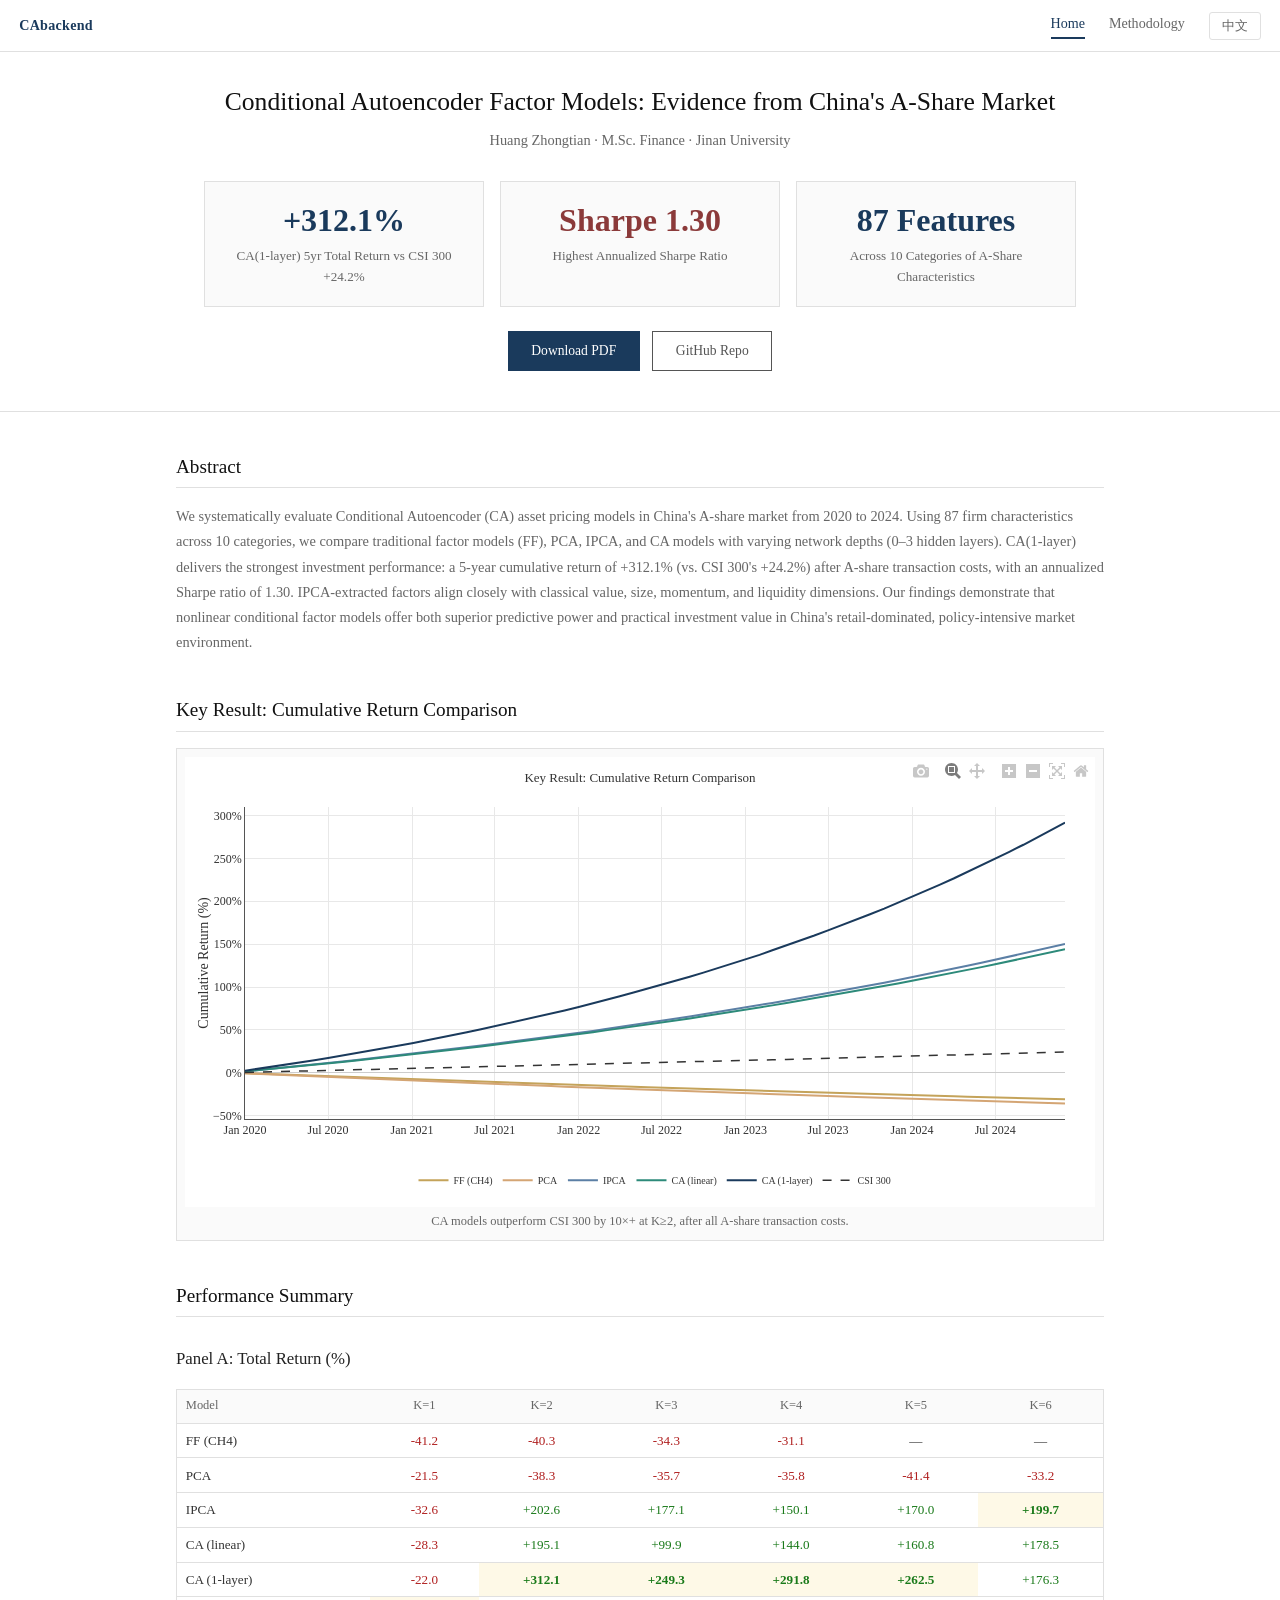
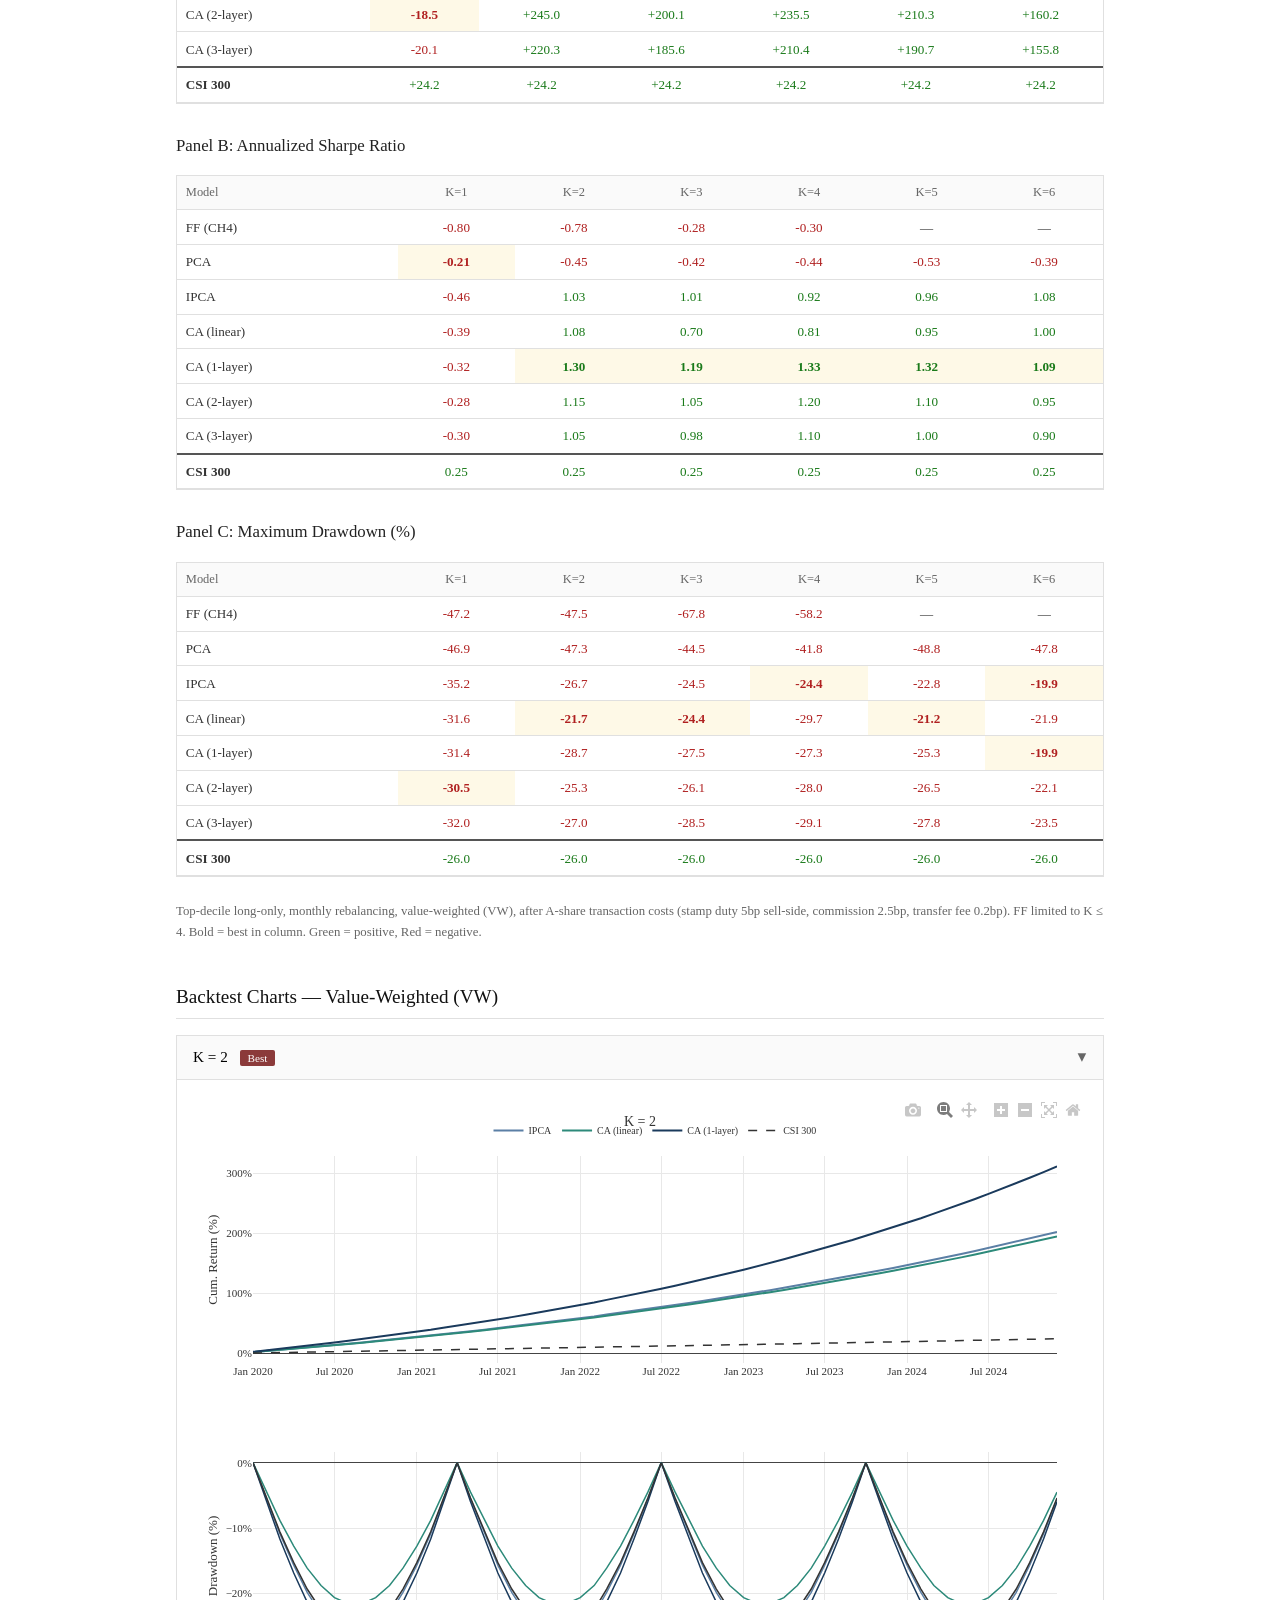
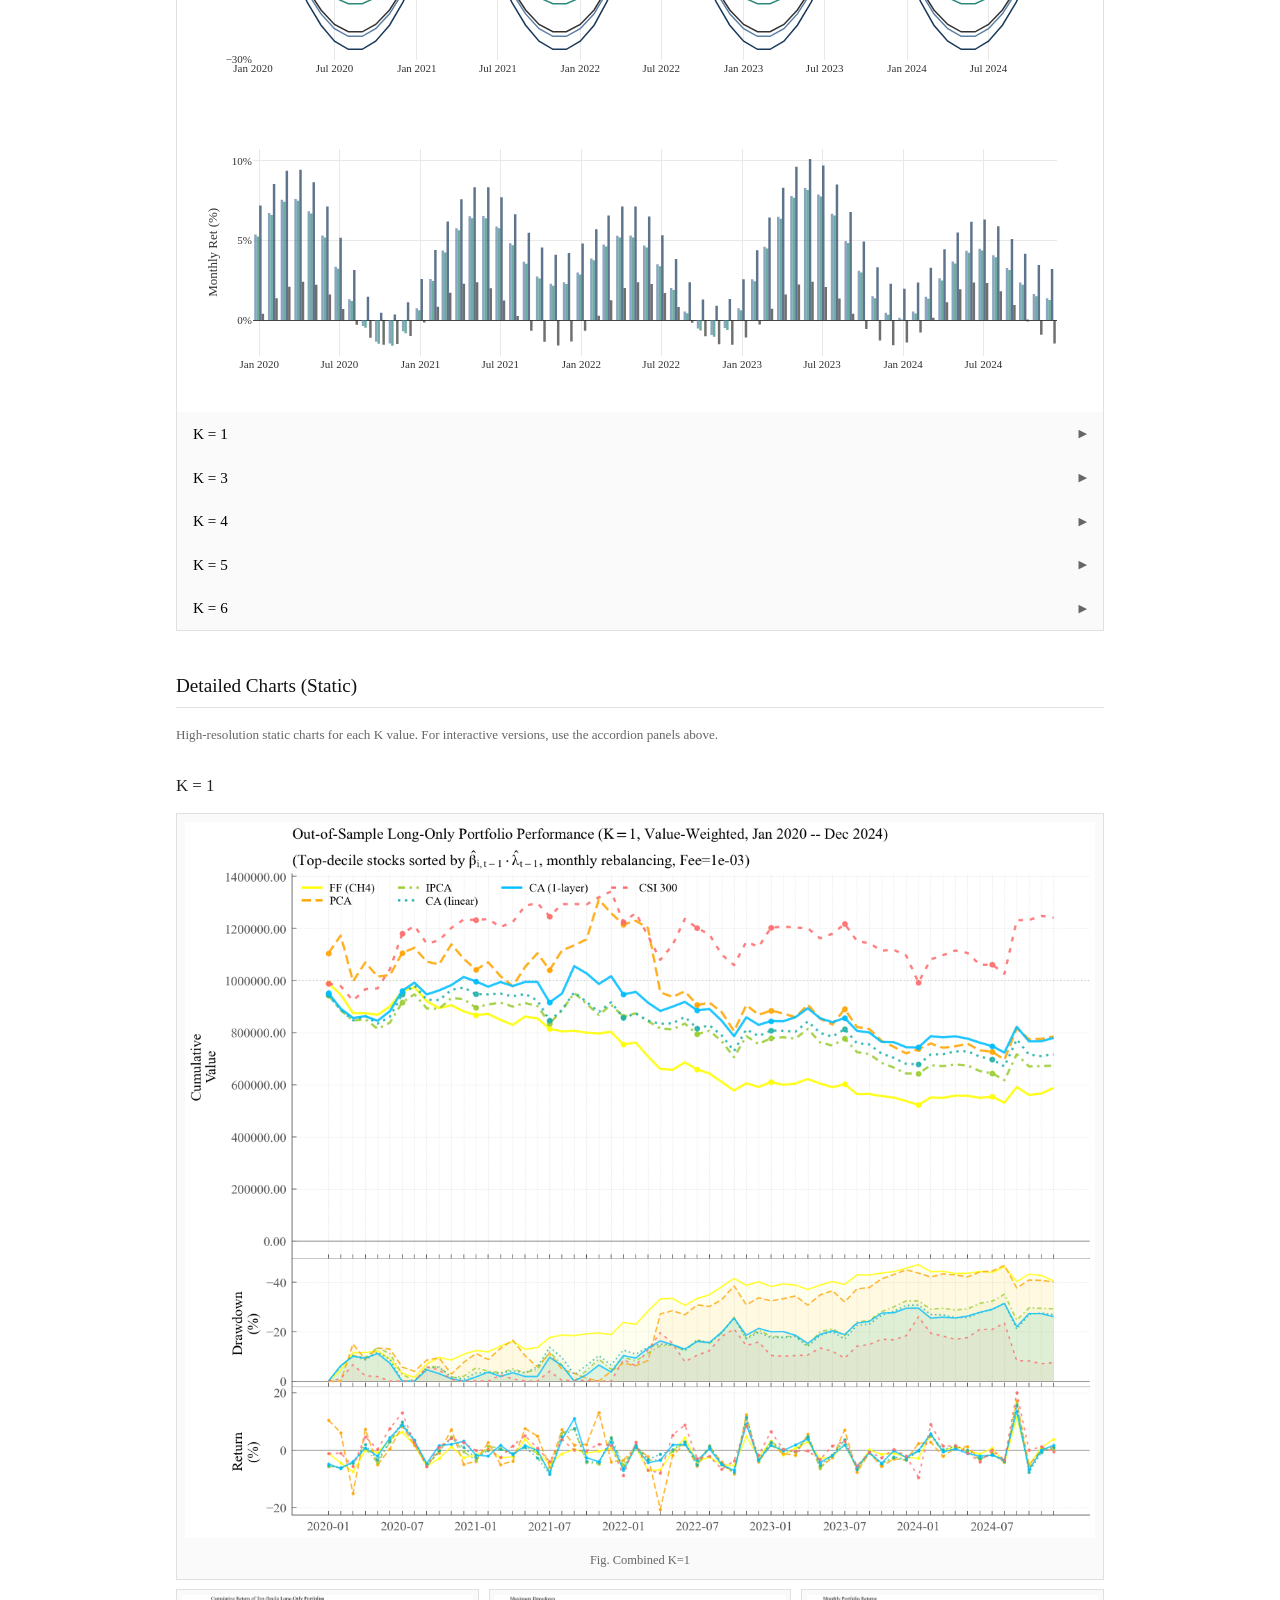
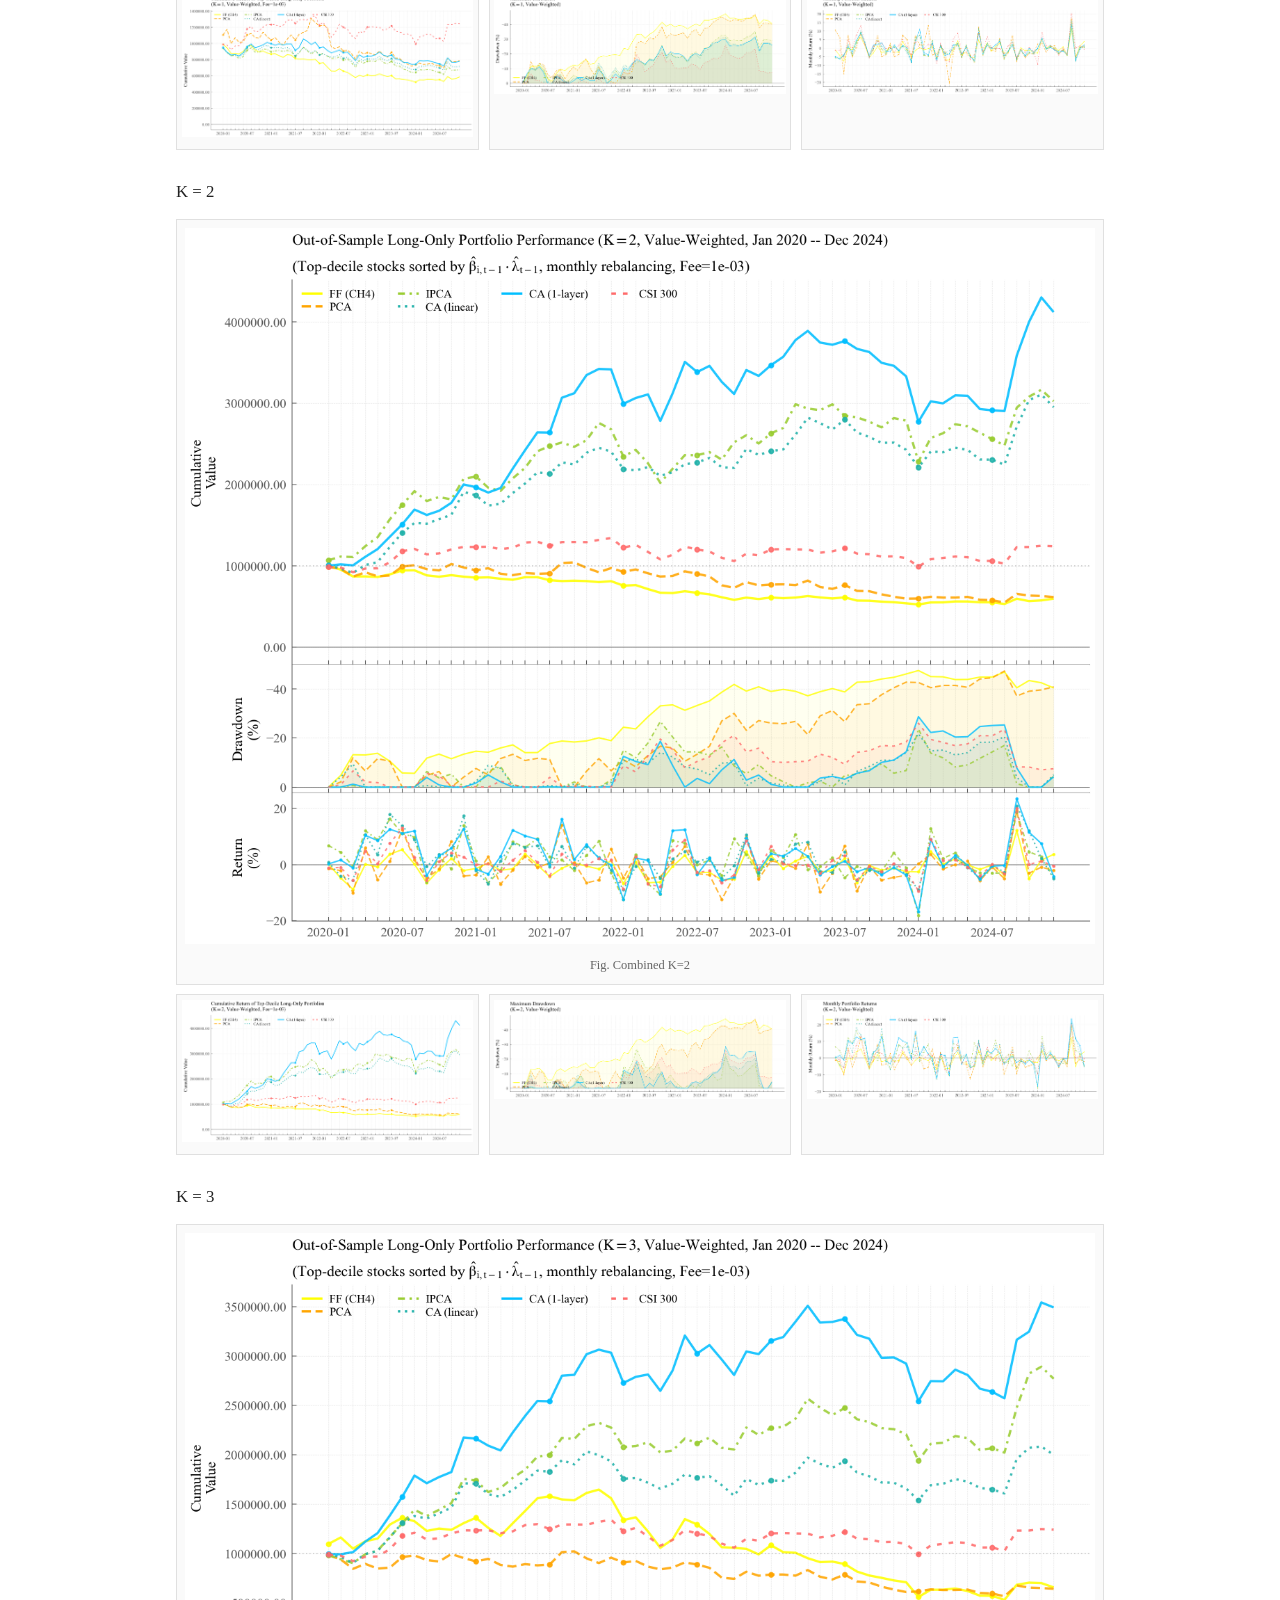
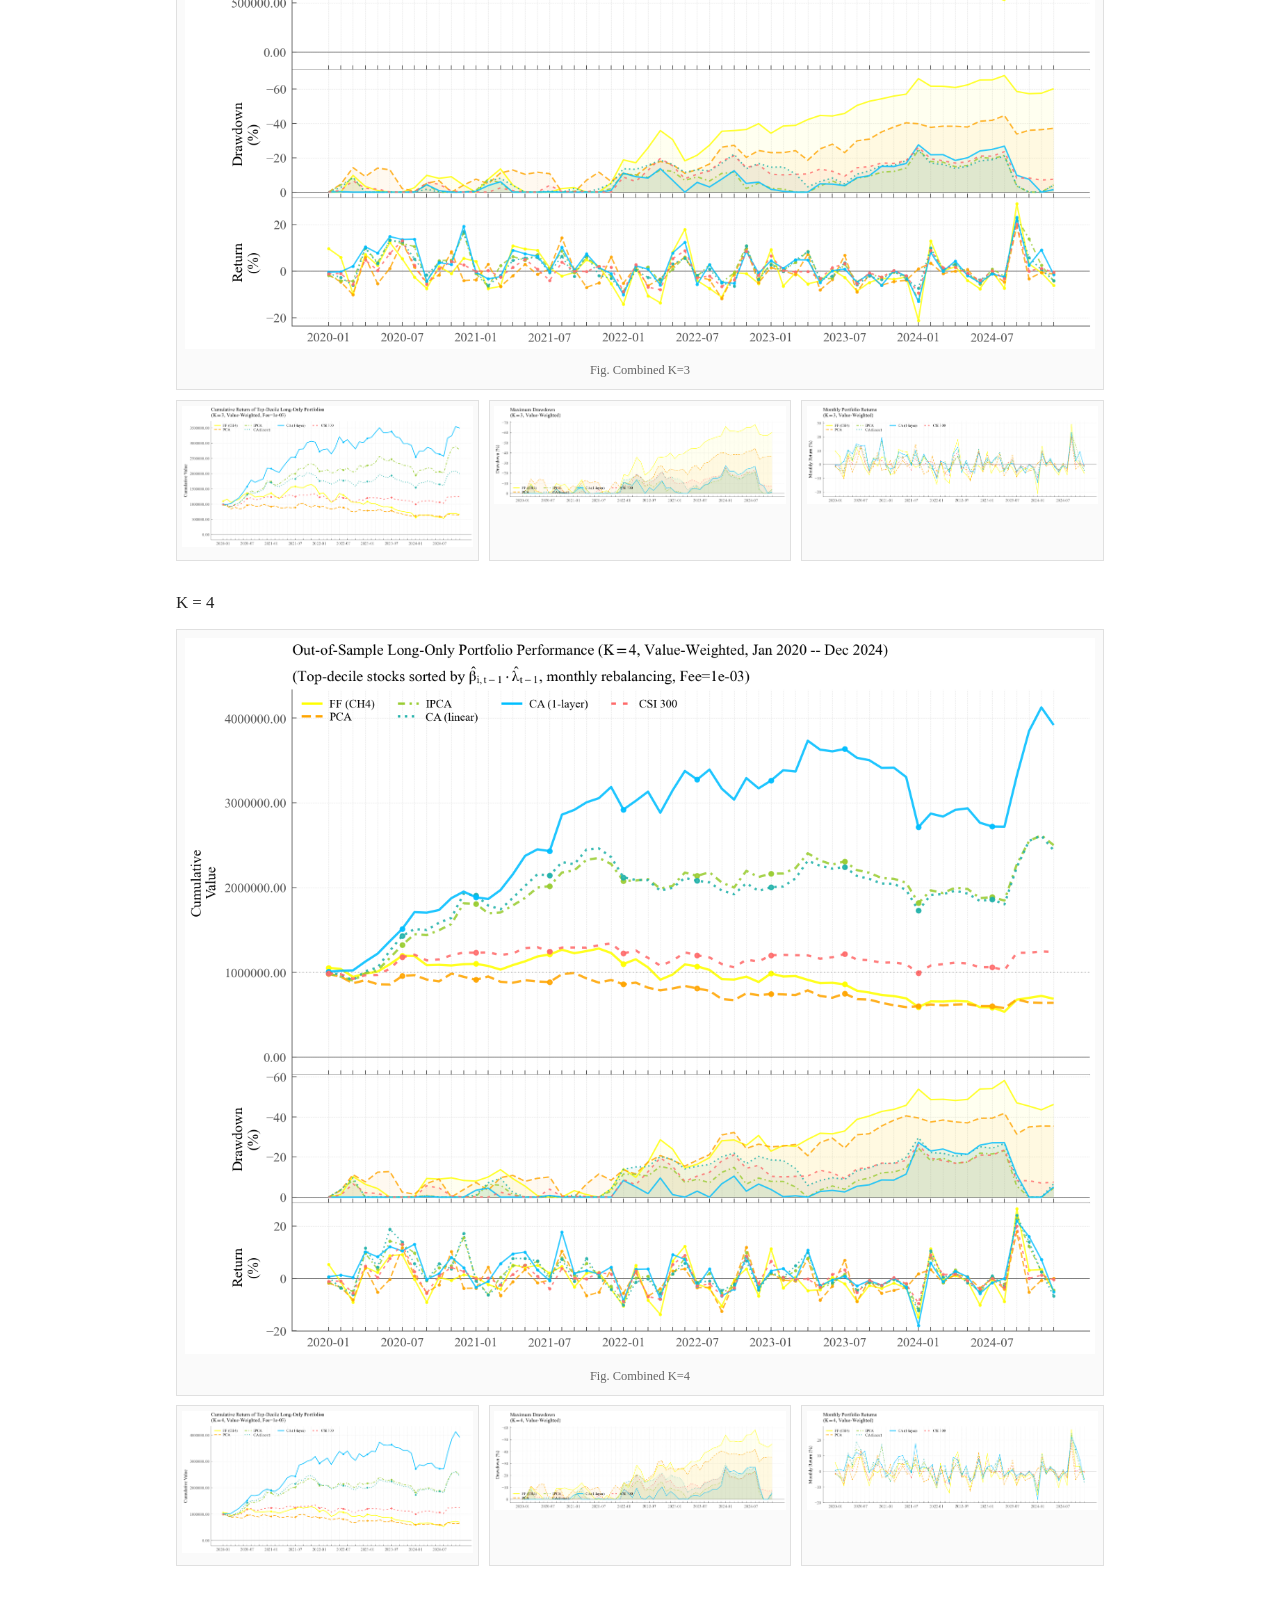
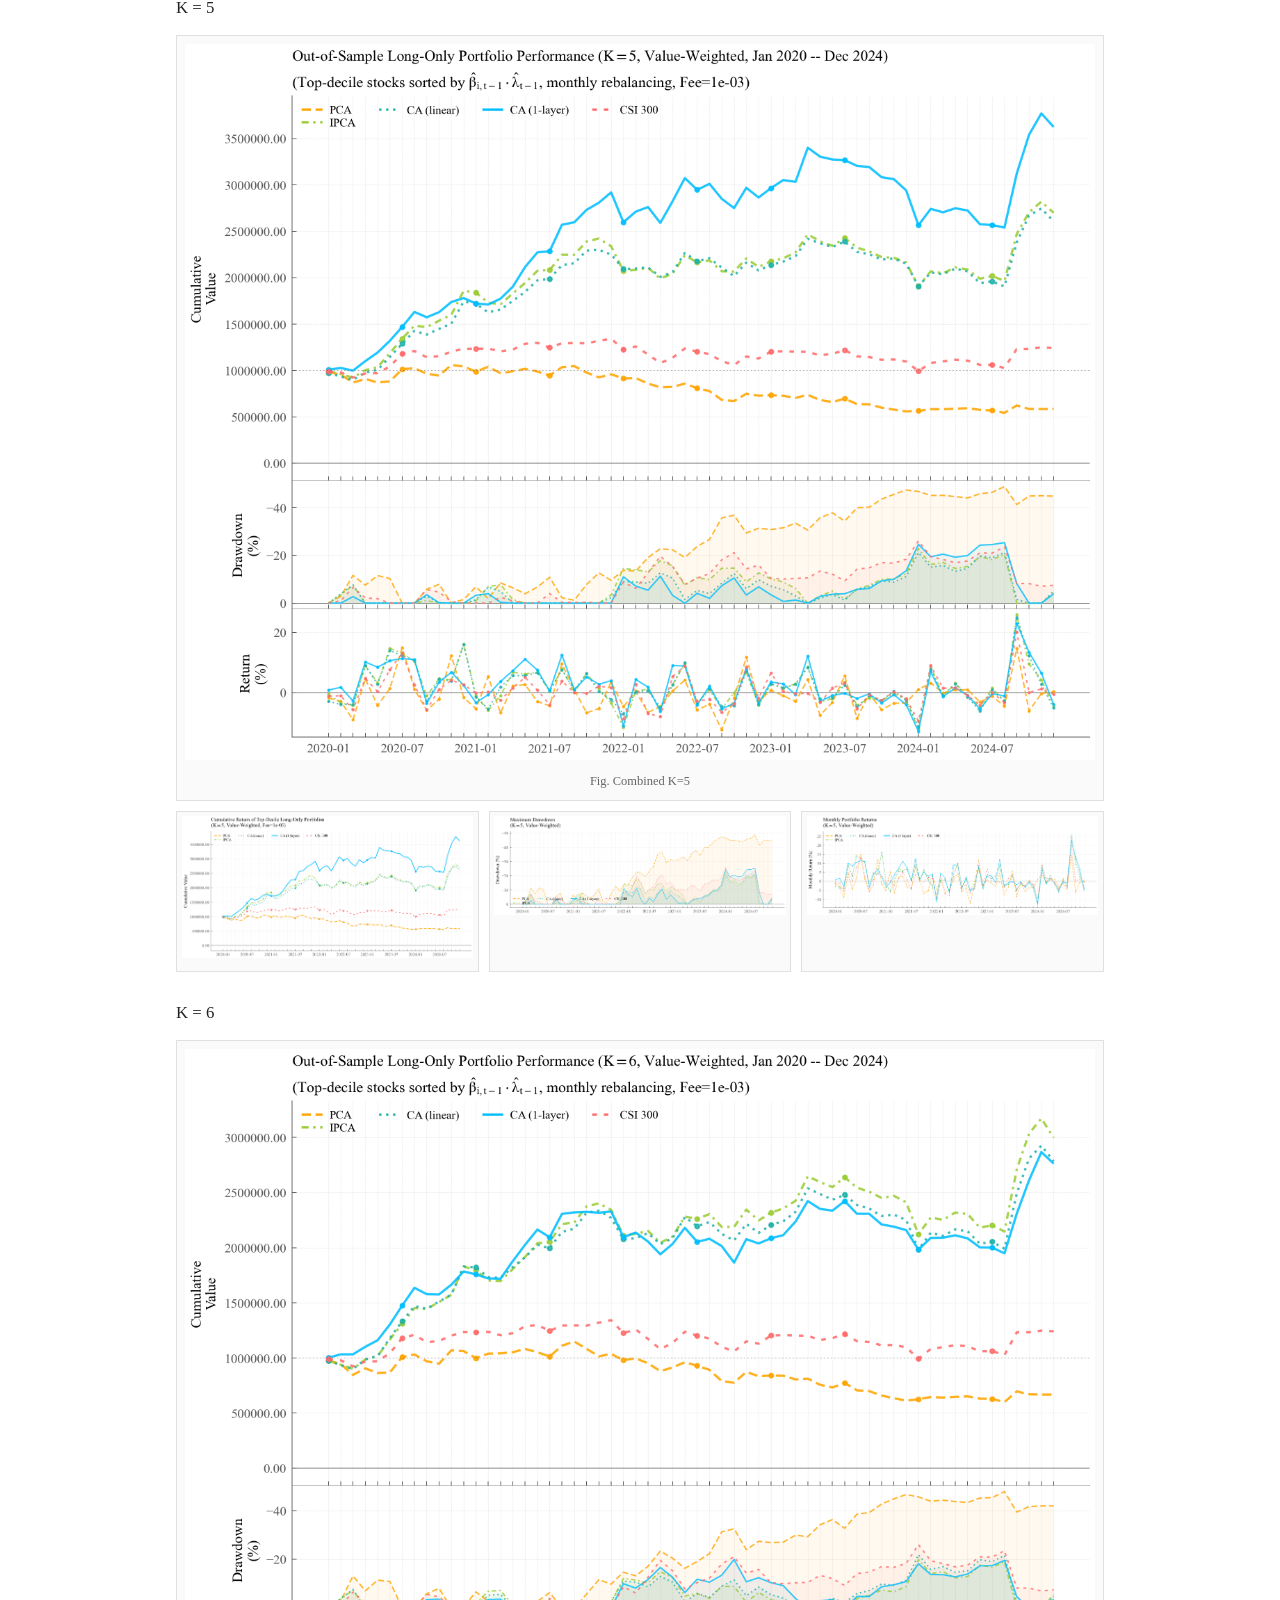
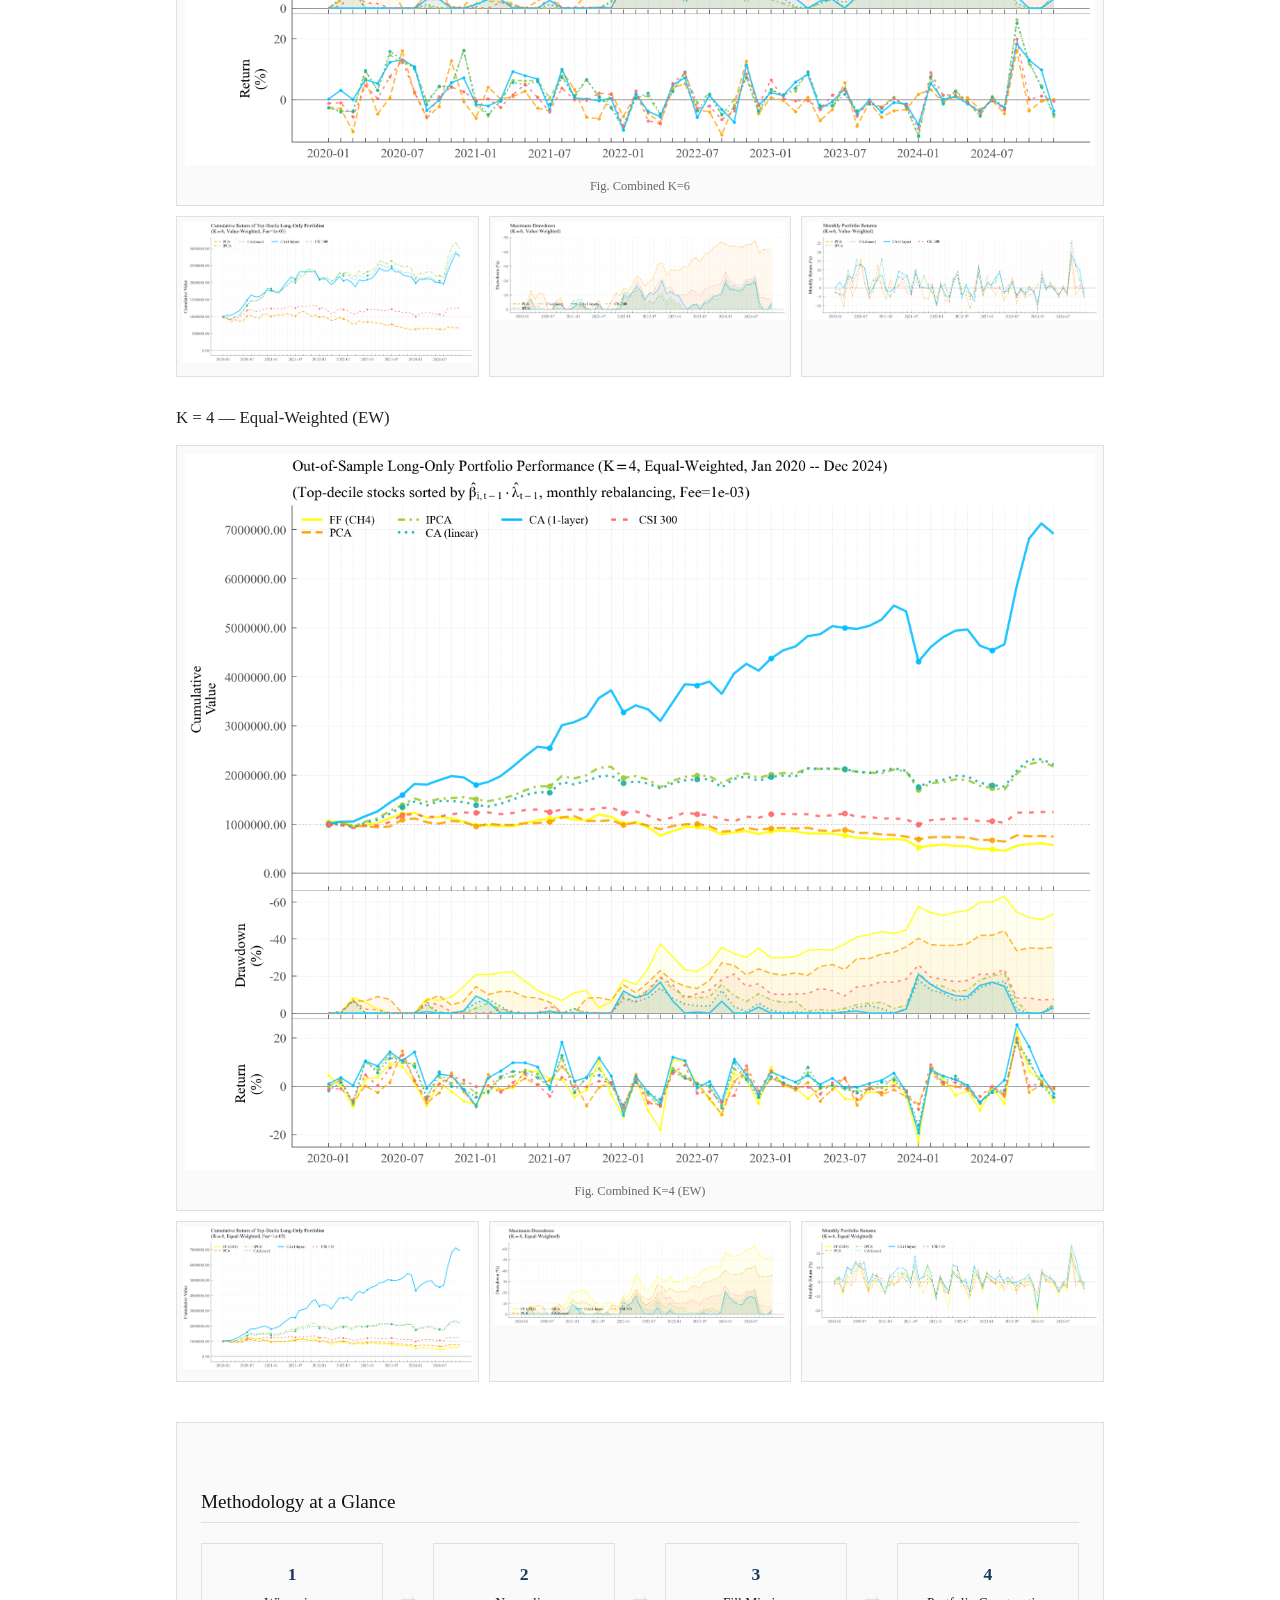
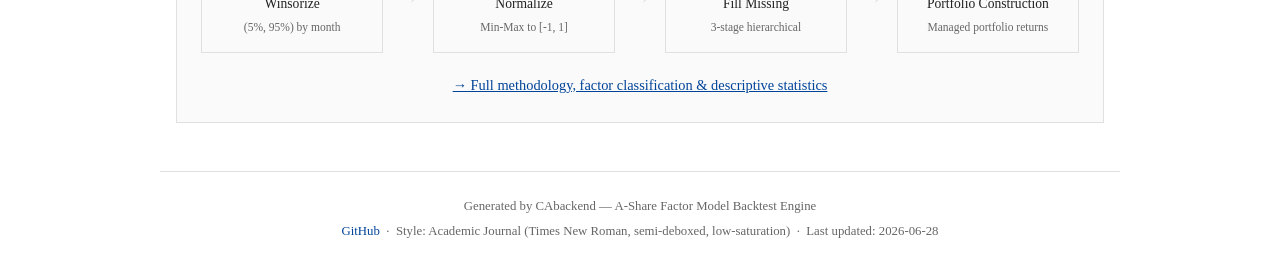
<file: index.html>
<!DOCTYPE html>
<html lang="en">
<head>
<meta charset="UTF-8">
<meta name="viewport" content="width=device-width, initial-scale=1.0">
<title>A-Share Factor Model Backtest — CA Model Portfolio Performance</title>
<link rel="stylesheet" href="css/academic.css">
<script src="https://cdn.plot.ly/plotly-2.35.2.min.js"></script>
</head>
<body>

<!-- ================================================================
     Navigation
     ================================================================ -->
<nav class="top-nav">
  <a href="index.html" class="nav-brand">CAbackend</a>
  <div class="nav-links">
    <a href="index.html" data-i18n="nav.home">Home</a>
    <a href="methodology.html" data-i18n="nav.methodology">Methodology</a>
    <button id="lang-switch-btn" class="lang-switch" data-i18n="nav.lang_switch">中文</button>
  </div>
</nav>

<!-- ================================================================
     Hero
     ================================================================ -->
<section class="hero">
  <h1 data-i18n="hero.title">Conditional Autoencoder Factor Models: Evidence from China's A-Share Market</h1>
  <p class="author-line" data-i18n="hero.author">Huang Zhongtian · M.Sc. Finance · Jinan University</p>

  <div class="hero-stats">
    <div class="hero-stat">
      <div class="stat-value" data-i18n="hero.stat1_val">+312.1%</div>
      <div class="stat-label" data-i18n="hero.stat1_lbl">CA(1-layer) 5yr Total Return vs CSI 300 +24.2%</div>
    </div>
    <div class="hero-stat">
      <div class="stat-value accent2" data-i18n="hero.stat2_val">Sharpe 1.30</div>
      <div class="stat-label" data-i18n="hero.stat2_lbl">Highest Annualized Sharpe Ratio</div>
    </div>
    <div class="hero-stat">
      <div class="stat-value" data-i18n="hero.stat3_val">87 Features</div>
      <div class="stat-label" data-i18n="hero.stat3_lbl">Across 10 Categories of A-Share Characteristics</div>
    </div>
  </div>

  <div class="hero-actions">
    <a href="paper.pdf" class="btn primary" data-i18n="hero.download_pdf">Download PDF</a>
    <a href="https://github.com/hcongxi42-web/CAbackend" class="btn" target="_blank" data-i18n="hero.github_repo">GitHub Repo</a>
  </div>
</section>

<!-- ================================================================
     Main Content
     ================================================================ -->
<main>

<!-- Abstract -->
<h2 data-i18n="abstract.title">Abstract</h2>
<p style="font-size:0.9rem;color:var(--muted);line-height:1.75;" data-i18n="abstract.text">
We systematically evaluate Conditional Autoencoder (CA) asset pricing models in China's A-share market from 2020 to 2024. Using 87 firm characteristics across 10 categories, we compare traditional factor models (FF), PCA, IPCA, and CA models with varying network depths (0–3 hidden layers). CA(1-layer) delivers the strongest investment performance: a 5-year cumulative return of +312.1% (vs. CSI 300's +24.2%) after A-share transaction costs, with an annualized Sharpe ratio of 1.30. IPCA-extracted factors align closely with classical value, size, momentum, and liquidity dimensions. Our findings demonstrate that nonlinear conditional factor models offer both superior predictive power and practical investment value in China's retail-dominated, policy-intensive market environment.
</p>

<!-- Key Result -->
<h2 data-i18n="key_result.title">Key Result: Cumulative Return Comparison</h2>
<div class="chart-card">
  <div id="key-result-plot" style="width:100%; min-height:450px;"></div>
  <div class="caption" data-i18n="key_result.caption">
    CA models outperform CSI 300 by 10×+ at K≥2, after all A-share transaction costs.
  </div>
</div>

<!-- Performance Summary -->
<h2 data-i18n="perf.title">Performance Summary</h2>
<div id="perf-tables"></div>
<p style="font-size:0.8rem;color:var(--muted);margin-top:0.5rem;" data-i18n="perf.note">
Top-decile long-only, monthly rebalancing, value-weighted (VW), after A-share transaction costs (stamp duty 5bp sell-side, commission 2.5bp, transfer fee 0.2bp). FF limited to K ≤ 4. Bold = best in column. Green = positive, Red = negative.
</p>

<!-- Backtest Charts by K -->
<h2 data-i18n="results.title">Backtest Charts — Value-Weighted (VW)</h2>

<div class="accordion">
  <button class="accordion-header open">
    <span>K = 2 <span class="best-badge" data-i18n="results.best">Best</span></span>
    <span class="arrow">▶</span>
  </button>
  <div class="accordion-body open">
    <div id="plot-k2" style="width:100%; min-height:600px;"></div>
  </div>
  <button class="accordion-header">
    <span>K = 1</span>
    <span class="arrow">▶</span>
  </button>
  <div class="accordion-body">
    <div id="plot-k1" style="width:100%; min-height:600px;"></div>
  </div>
  <button class="accordion-header">
    <span>K = 3</span>
    <span class="arrow">▶</span>
  </button>
  <div class="accordion-body">
    <div id="plot-k3" style="width:100%; min-height:600px;"></div>
  </div>
  <button class="accordion-header">
    <span>K = 4</span>
    <span class="arrow">▶</span>
  </button>
  <div class="accordion-body">
    <div id="plot-k4" style="width:100%; min-height:600px;"></div>
  </div>
  <button class="accordion-header">
    <span>K = 5</span>
    <span class="arrow">▶</span>
  </button>
  <div class="accordion-body">
    <div id="plot-k5" style="width:100%; min-height:600px;"></div>
  </div>
  <button class="accordion-header">
    <span>K = 6</span>
    <span class="arrow">▶</span>
  </button>
  <div class="accordion-body">
    <div id="plot-k6" style="width:100%; min-height:600px;"></div>
  </div>
</div>

<!-- Static image fallback section -->
<h2>Detailed Charts (Static)</h2>
<p style="font-size:0.82rem;color:var(--muted);margin-bottom:0.8rem;">
  High-resolution static charts for each K value. For interactive versions, use the accordion panels above.
</p>

<script>
// Generate static image gallery dynamically
const kValues = [1,2,3,4,5,6];
const chartTypes = [
  { prefix: 'Fig_Combined', label: 'Combined' },
  { prefix: 'FigA_CumRet',   label: 'Cumulative Return' },
  { prefix: 'FigB_Drawdown', label: 'Max Drawdown' },
  { prefix: 'FigC_MonthlyRet', label: 'Monthly Returns' },
];
for (const k of kValues) {
  document.write('<h3>K = ' + k + '</h3>');
  document.write('<div class="chart-card"><img src="images/Fig_Combined_K' + k + '_VW_LO.png" alt="Combined K=' + k + '" loading="lazy" style="width:100%;max-width:100%;"><div class="caption">Fig. Combined K=' + k + '</div></div>');
  document.write('<div style="display:flex;flex-wrap:wrap;gap:0.6rem;margin:0.6rem 0 1.5rem;">');
  for (const ct of chartTypes.slice(1)) {
    document.write('<div style="flex:1 1 280px;min-width:0;border:1px solid var(--grid);padding:0.3rem;background:var(--card-bg);"><img src="images/' + ct.prefix + '_K' + k + '_VW_LO.png" alt="' + ct.label + ' K=' + k + '" loading="lazy" style="width:100%;"></div>');
  }
  document.write('</div>');
}
// K=4 EW
document.write('<h3>K = 4 — Equal-Weighted (EW)</h3>');
document.write('<div class="chart-card"><img src="images/Fig_Combined_K4_EW_LO.png" alt="Combined K=4 EW" loading="lazy" style="width:100%;max-width:100%;"><div class="caption">Fig. Combined K=4 (EW)</div></div>');
document.write('<div style="display:flex;flex-wrap:wrap;gap:0.6rem;margin:0.6rem 0 1.5rem;">');
for (const ct of chartTypes.slice(1)) {
  document.write('<div style="flex:1 1 280px;min-width:0;border:1px solid var(--grid);padding:0.3rem;background:var(--card-bg);"><img src="images/' + ct.prefix + '_K4_EW_LO.png" alt="' + ct.label + ' K=4 EW" loading="lazy" style="width:100%;"></div>');
}
document.write('</div>');
</script>

<!-- Methodology Summary -->
<section style="margin:2.5rem 0;padding:1.5rem;border:1px solid var(--grid);background:var(--card-bg);">
  <h2>Methodology at a Glance</h2>
  <div class="process-flow">
    <div class="process-step">
      <div class="step-num">1</div>
      <div class="step-title" data-i18n="process.step1_title">Winsorize</div>
      <div class="step-desc" data-i18n="process.step1_desc">(5%, 95%) by month</div>
    </div>
    <div class="process-arrow">→</div>
    <div class="process-step">
      <div class="step-num">2</div>
      <div class="step-title" data-i18n="process.step2_title">Normalize</div>
      <div class="step-desc" data-i18n="process.step2_desc">Min-Max to [-1, 1]</div>
    </div>
    <div class="process-arrow">→</div>
    <div class="process-step">
      <div class="step-num">3</div>
      <div class="step-title" data-i18n="process.step3_title">Fill Missing</div>
      <div class="step-desc" data-i18n="process.step3_desc">3-stage hierarchical</div>
    </div>
    <div class="process-arrow">→</div>
    <div class="process-step">
      <div class="step-num">4</div>
      <div class="step-title" data-i18n="process.step4_title">Portfolio Construction</div>
      <div class="step-desc" data-i18n="process.step4_desc">Managed portfolio returns</div>
    </div>
  </div>
  <p style="text-align:center;margin-top:1rem;">
    <a href="methodology.html" style="color:var(--link);font-size:0.9rem;">→ Full methodology, factor classification &amp; descriptive statistics</a>
  </p>
</section>

</main>

<footer>
  <p data-i18n="footer.generated">
    Generated by CAbackend — A-Share Factor Model Backtest Engine
  </p>
  <p style="margin-top:0.3rem;">
    <a href="https://github.com/hcongxi42-web/CAbackend">GitHub</a>
    &nbsp;·&nbsp; Style: Academic Journal (Times New Roman, semi-deboxed, low-saturation)
    &nbsp;·&nbsp; <span data-i18n="footer.last_updated">Last updated</span>: 2026-06-28
  </p>
</footer>

<script src="js/i18n.js"></script>
<script src="js/plots.js"></script>
<script src="js/main.js"></script>
</body>
</html>
</file>
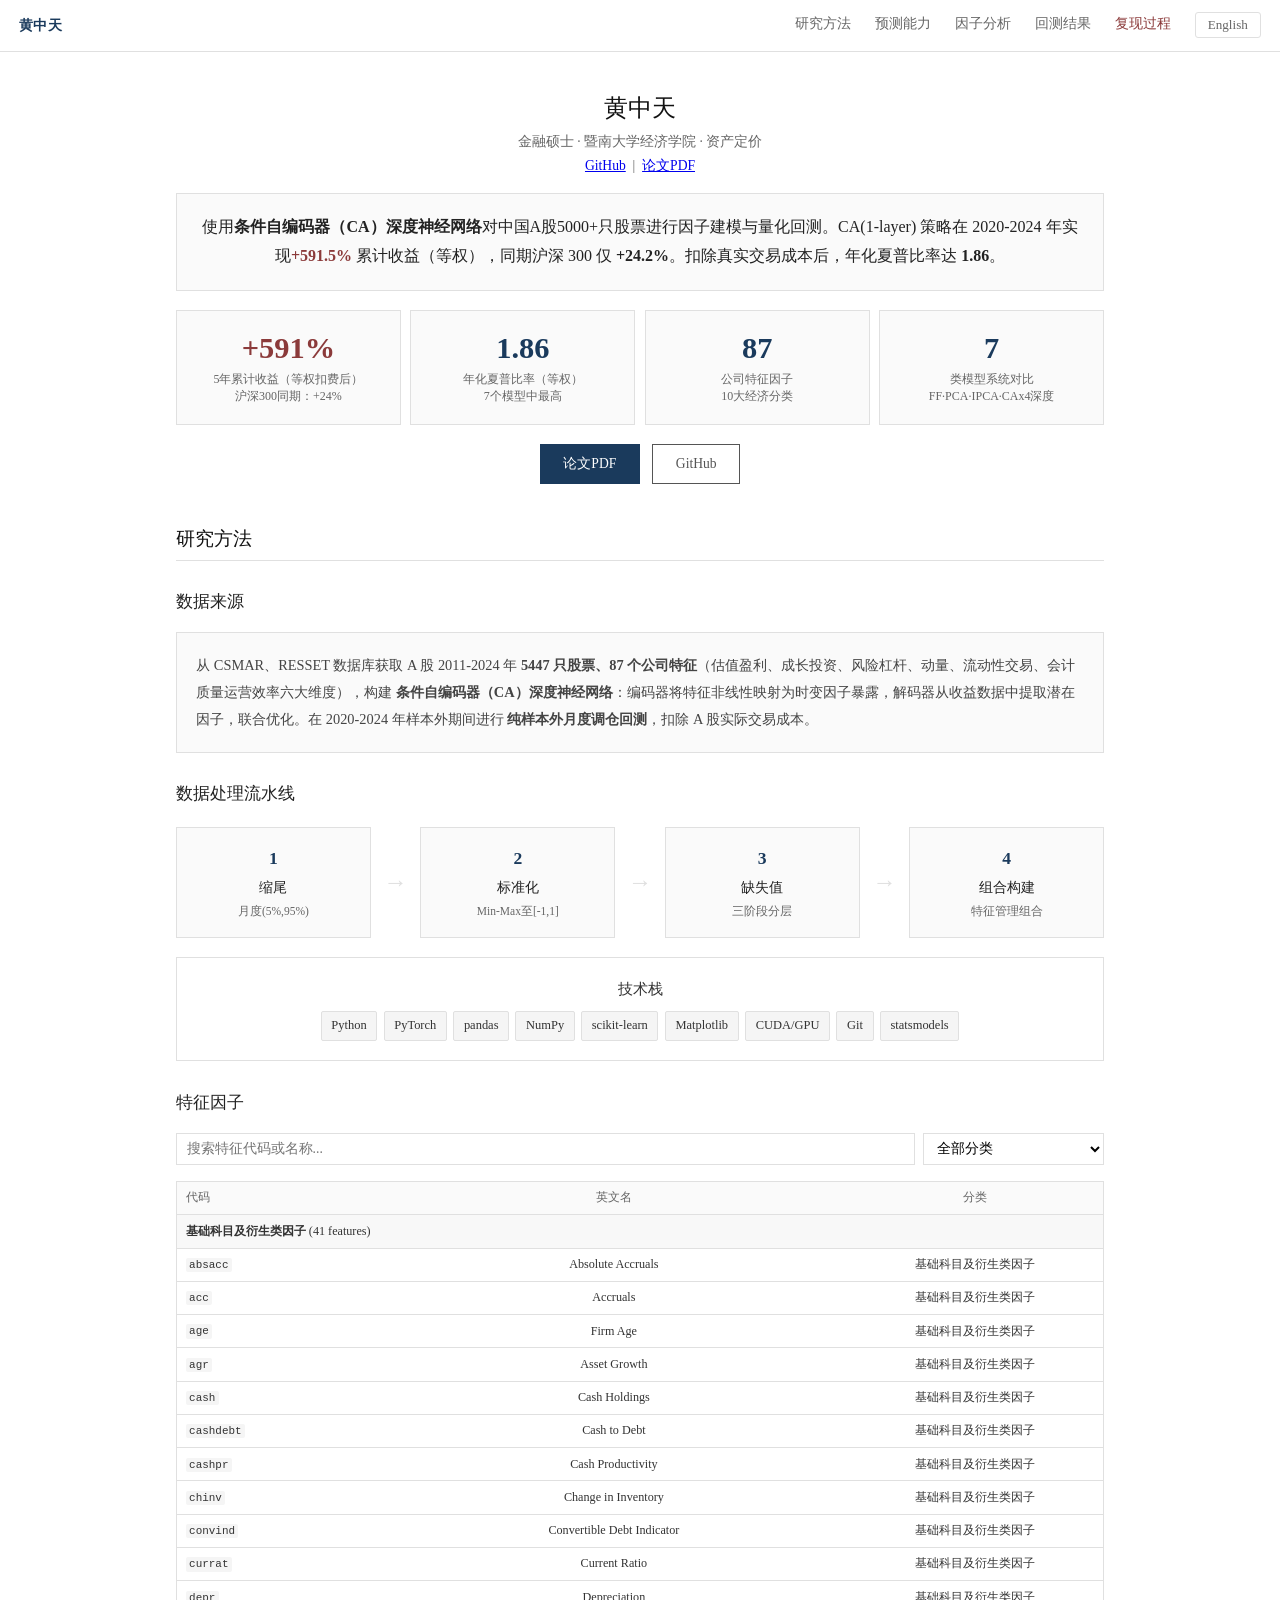
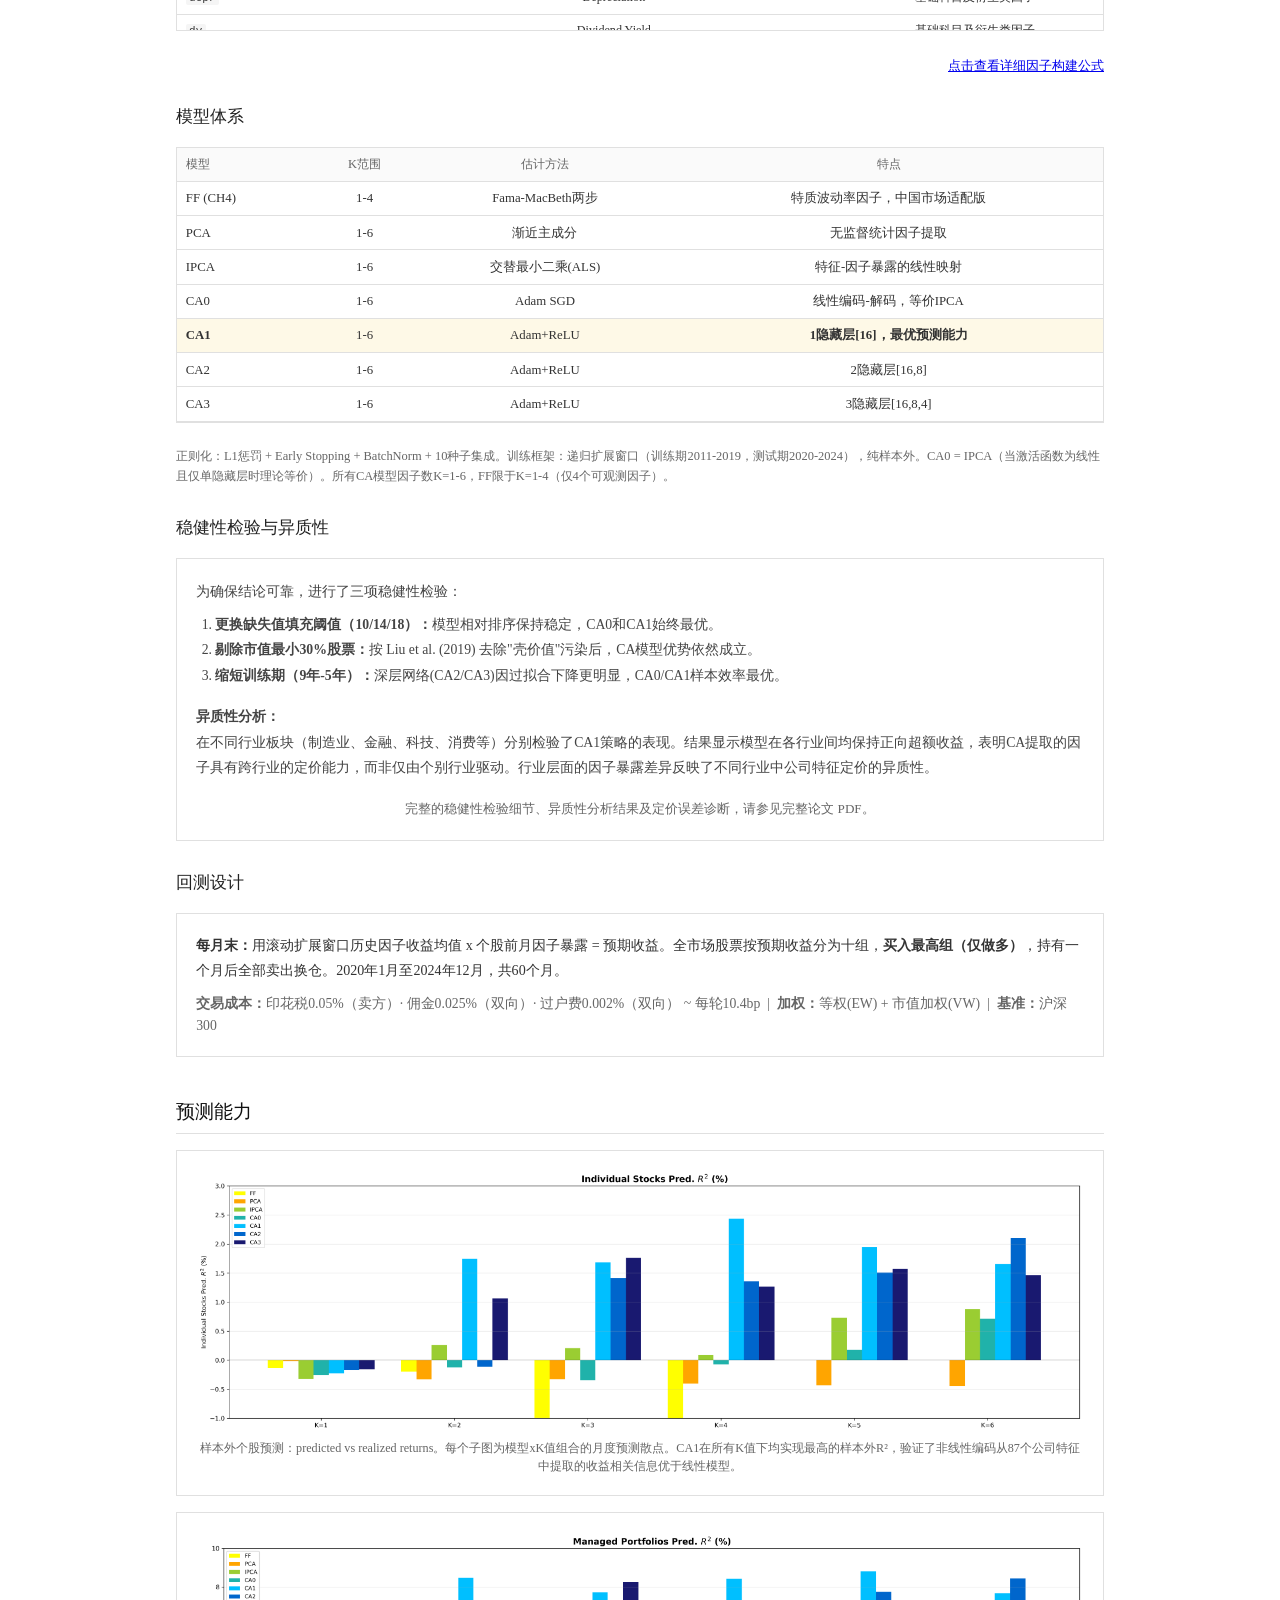
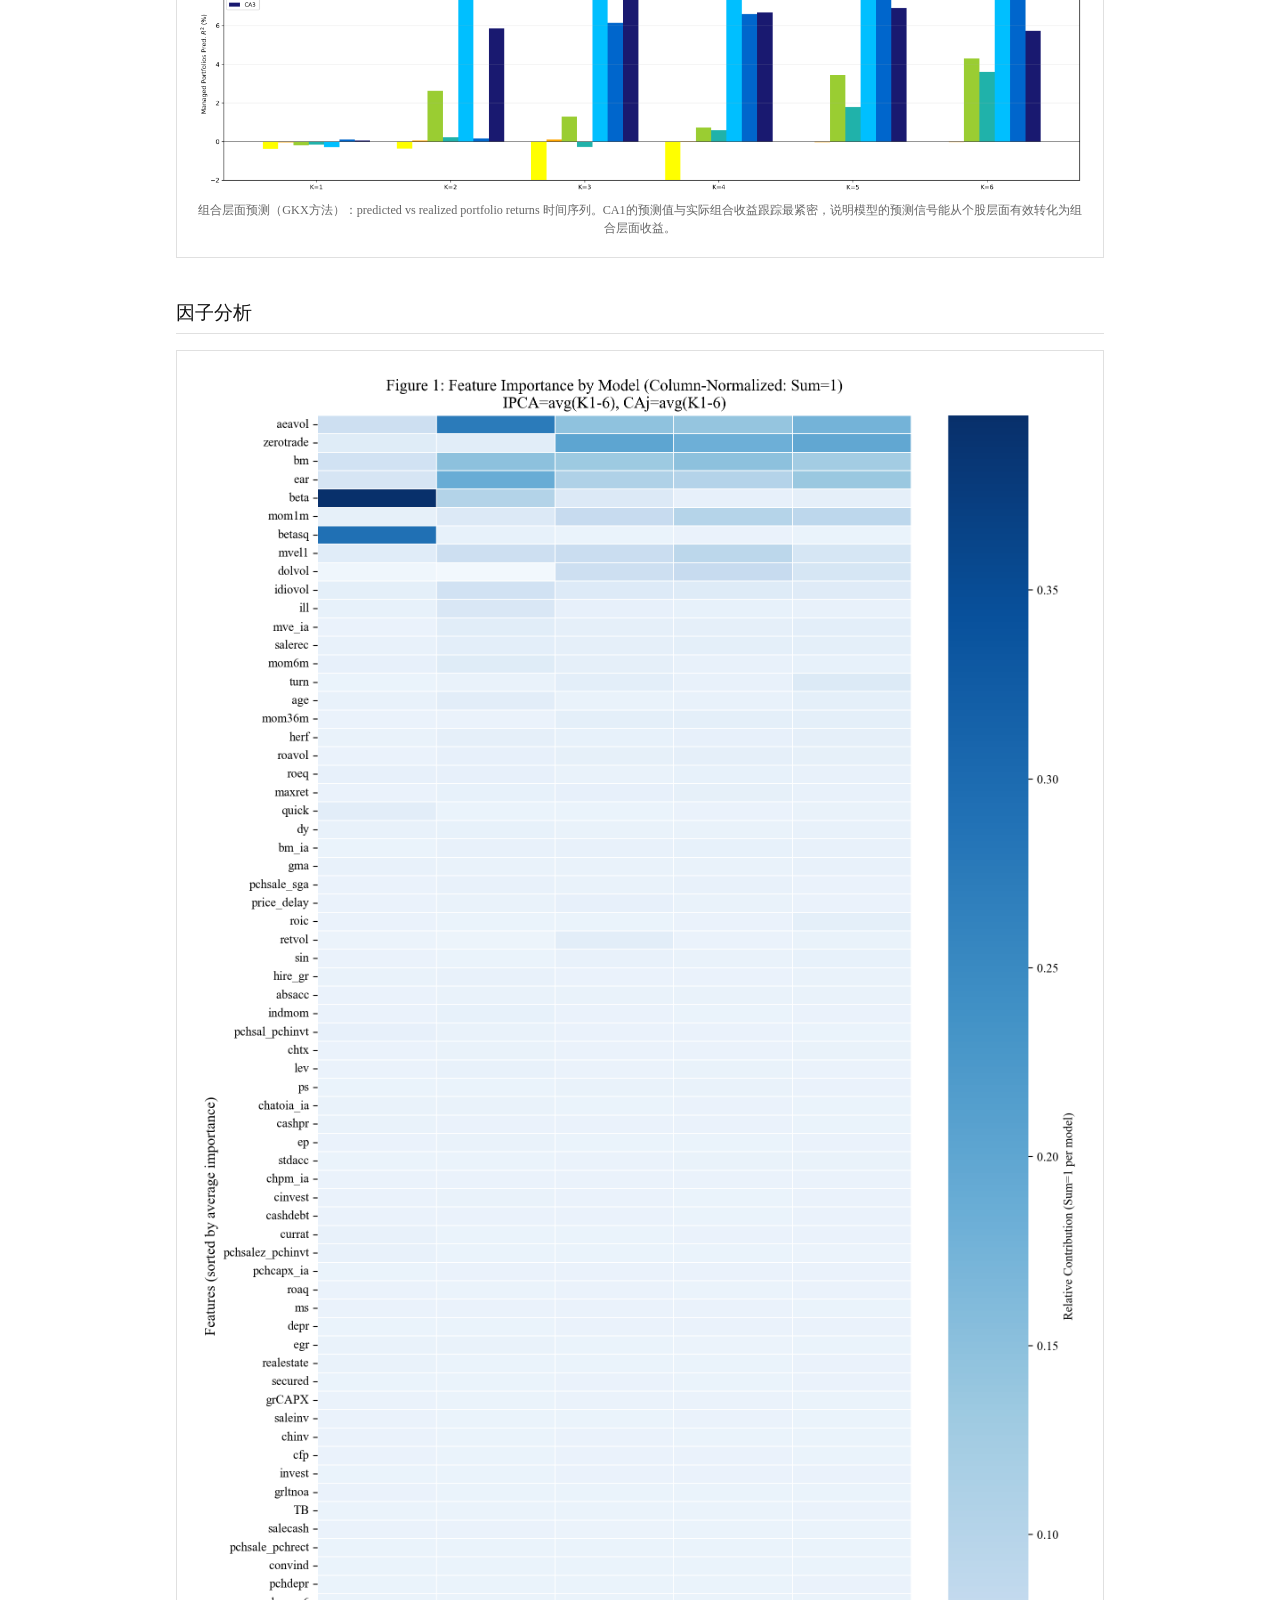
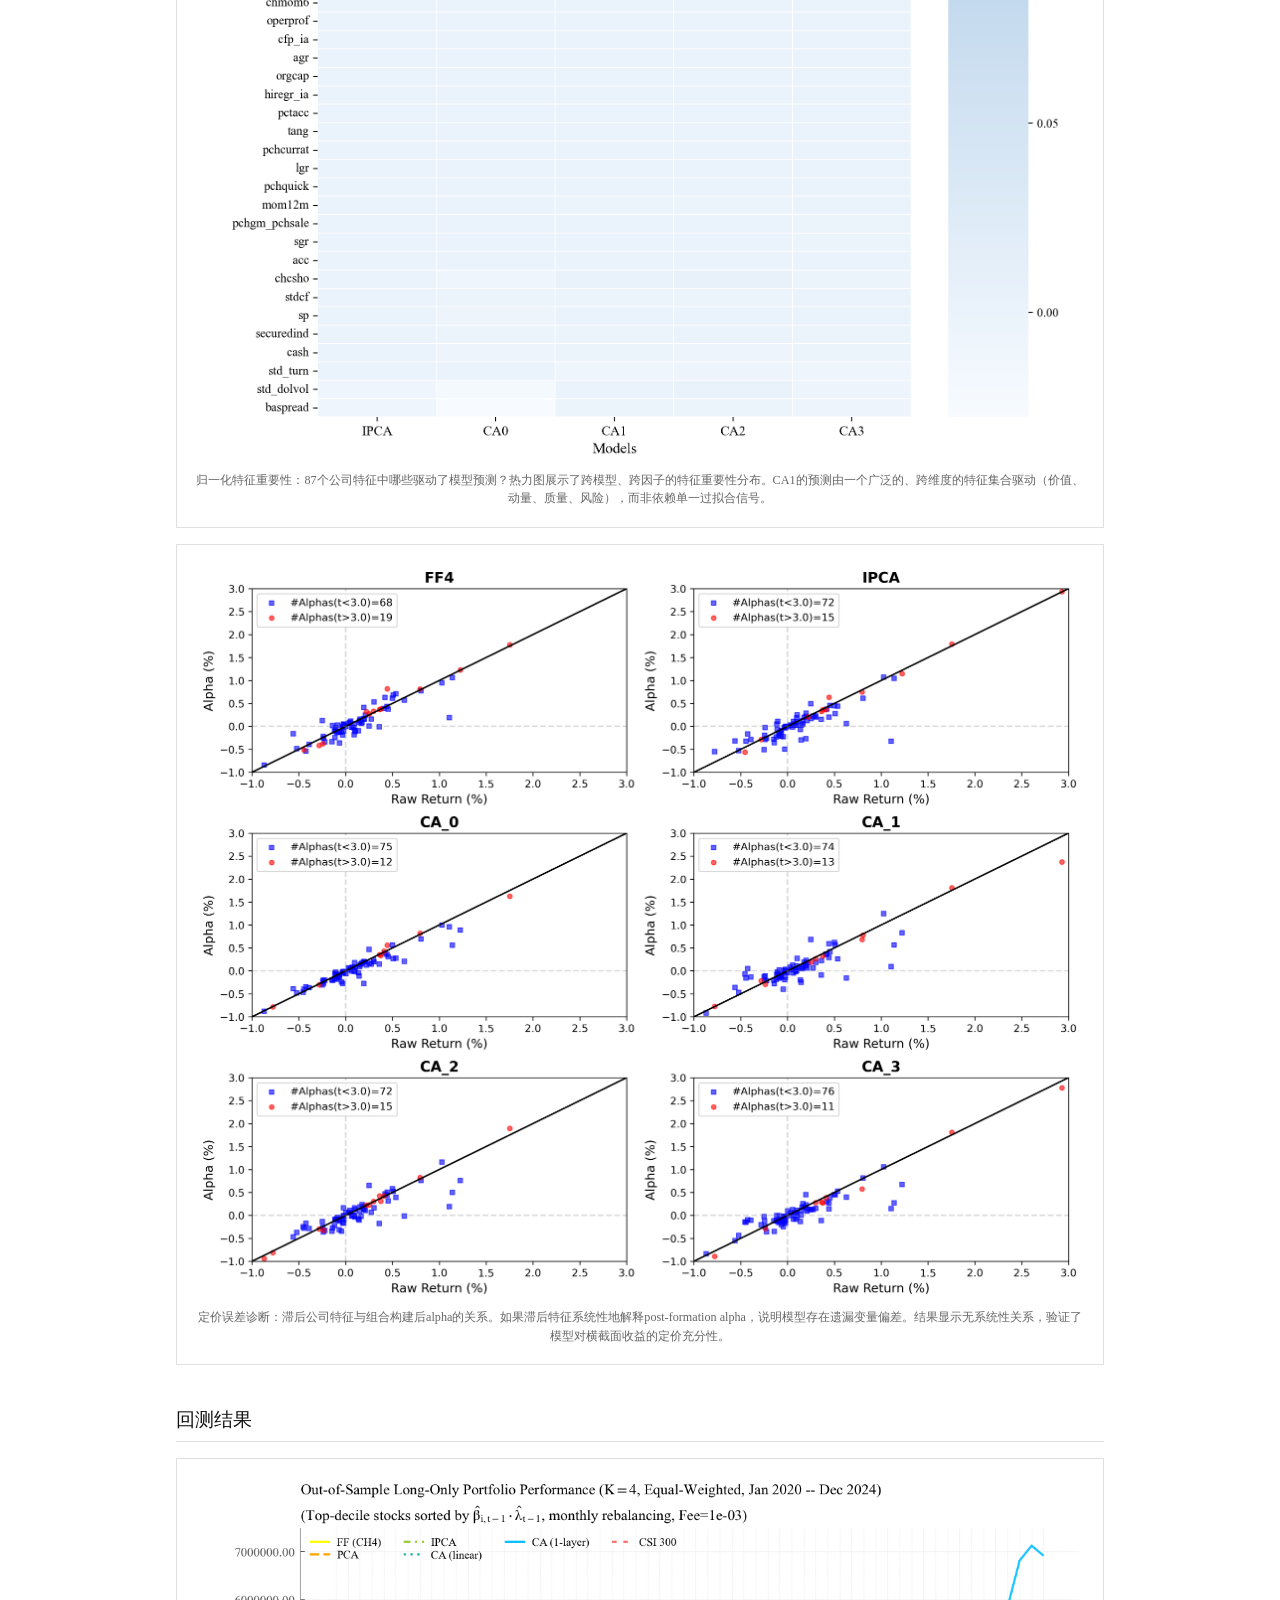
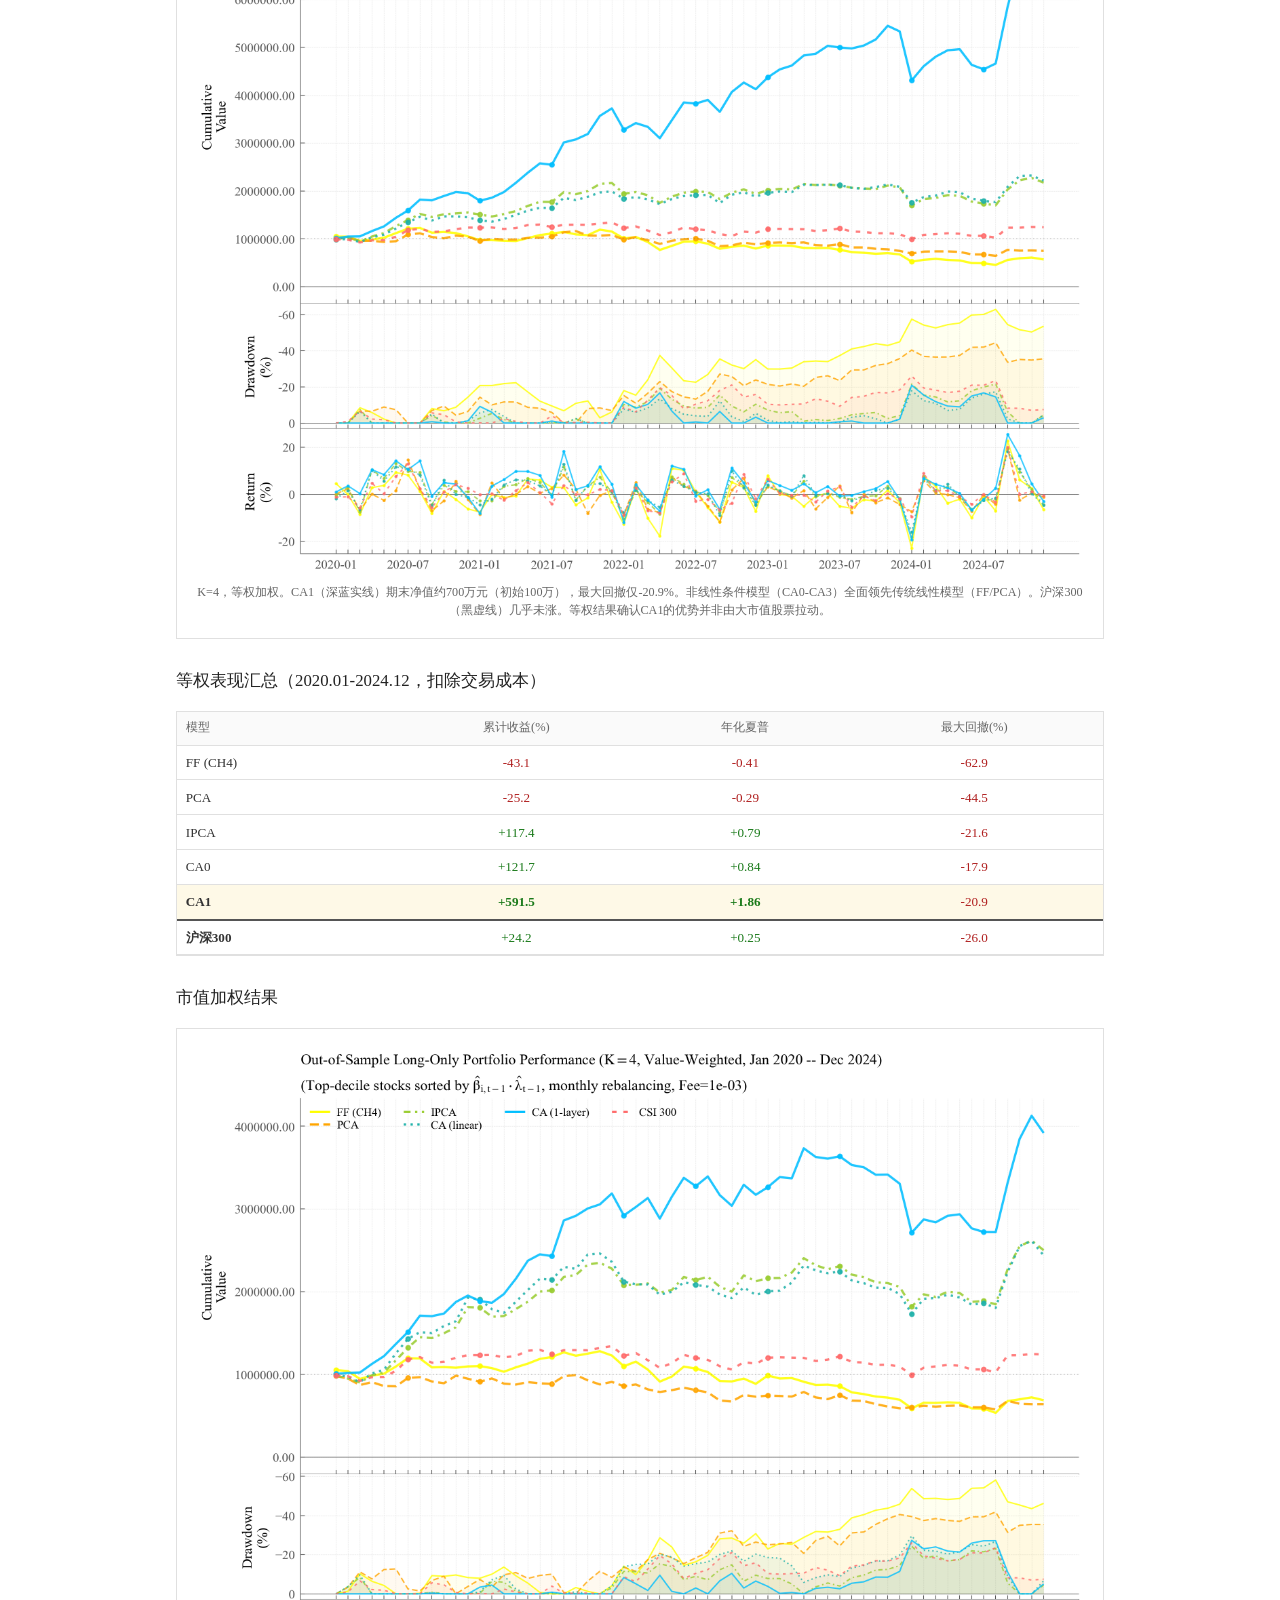
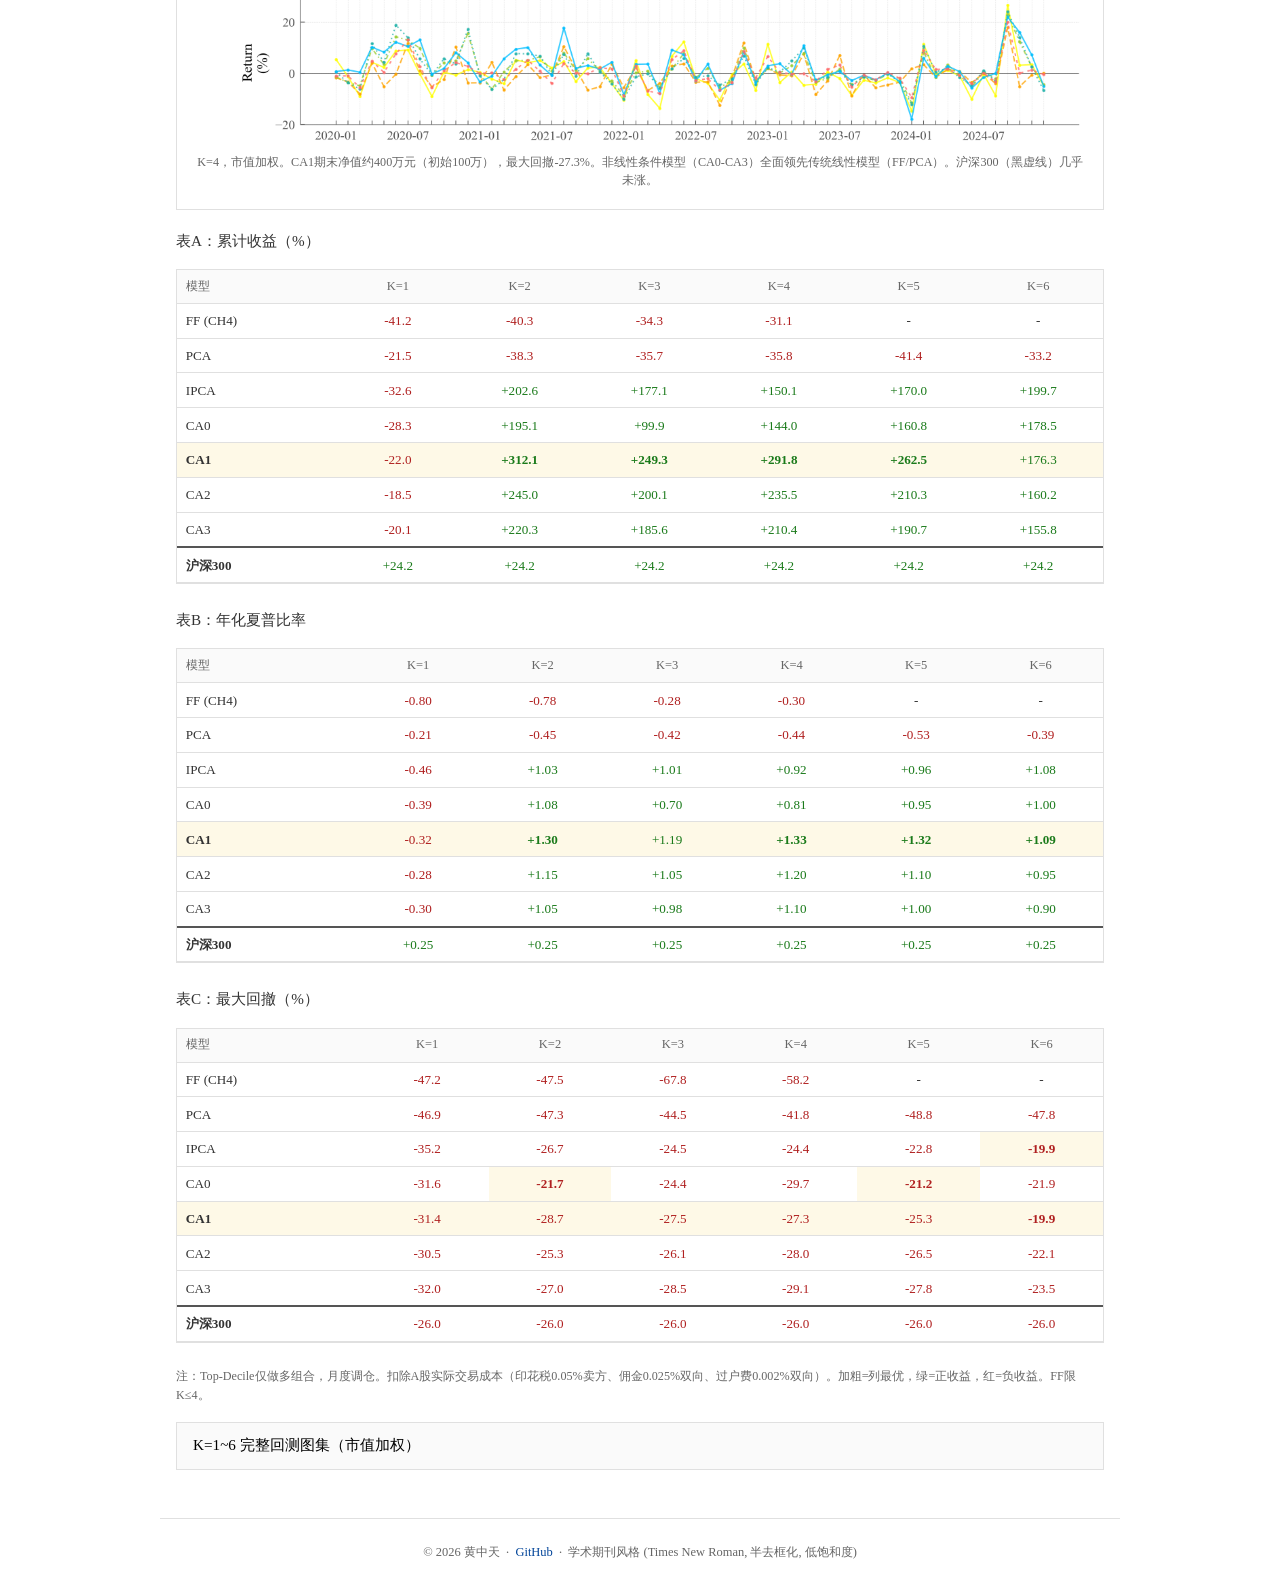
<file: docs/index.html>
<!DOCTYPE html>
<html lang="zh-CN">
<head>
<meta charset="UTF-8">
<meta name="viewport" content="width=device-width, initial-scale=1.0">
<title>黄中天 -- CA因子模型 -- A股量化研究</title>
<link rel="stylesheet" href="css/academic.css">
<style>
/* ---- Smooth scroll + sticky nav offset ---- */
html { scroll-behavior: smooth; }
body { padding-top: var(--nav-height); }
section { scroll-margin-top: calc(var(--nav-height) + 12px); }

/* ---- Impact cards ---- */
.impact-row {
  display: flex; flex-wrap: wrap; gap: 0.6rem; margin: 1.2rem 0;
}
.impact-card {
  flex: 1 1 180px; text-align: center; padding: 1.2rem 0.6rem;
  border: 1px solid var(--grid); background: var(--card-bg);
}
.impact-card .big-num {
  font-size: 1.9rem; font-weight: bold; color: var(--accent); line-height: 1.2;
}
.impact-card .big-num.highlight { color: var(--accent2); }
.impact-card .num-label {
  font-size: 0.75rem; color: var(--muted); margin-top: 0.3rem; line-height: 1.4;
}

/* ---- Section card ---- */
.section-card {
  border: 1px solid var(--grid); padding: 1.2rem; margin: 1rem 0; background: #fff;
}
.section-card h2 { margin-top: 0; font-size: 1.05rem; border: none; }

/* ---- Images ---- */
.img-full { width: 100%; max-width: 100%; height: auto; display: block; }
.fig-caption {
  font-size: 0.76rem; color: var(--muted); text-align: center;
  margin-top: 0.4rem; line-height: 1.5;
}

/* ---- Tech badges ---- */
.tech-badge {
  display: inline-block; background: var(--code-bg); padding: 0.25rem 0.6rem;
  border: 1px solid var(--grid); font-size: 0.78rem; border-radius: 2px;
}

/* ---- Active nav link ---- */
.top-nav .nav-links a.active {
  color: var(--accent); border-bottom-color: var(--accent);
}

/* ---- Mobile ---- */
@media (max-width: 640px) {
  body { font-size: 15px; padding-top: 46px; }
  :root { --nav-height: 46px; }
  section { scroll-margin-top: 58px; }
  h2 { font-size: 1.1rem; }
  header h1 { font-size: 1.3rem; }
  .hero h1 { font-size: 1.3rem; }
  .hero-stats { flex-direction: column; align-items: center; }
  .hero-stat { max-width: 100%; width: 100%; }
  .hero-stat .stat-value { font-size: 1.5rem; }
  .impact-card .big-num { font-size: 1.4rem; }
  .impact-card { flex: 1 1 130px; padding: 0.8rem 0.4rem; }
  .impact-card .num-label { font-size: 0.7rem; }
  .top-nav { padding: 0 0.6rem; font-size: 0.78rem; }
  .top-nav .nav-links { gap: 0.6rem; font-size: 0.7rem; }
  .section-card { padding: 0.8rem; }
  table { font-size: 0.7rem; }
  th, td { padding: 0.25rem 0.3rem; }
  .process-flow { flex-direction: column; align-items: center; }
  .process-arrow { transform: rotate(90deg); }
}
</style>
</head>
<body>

<!-- ================================================================
     SECTION 0: Fixed Navigation (methods -> prediction -> factors -> results)
     ================================================================ -->
<nav class="top-nav">
  <span class="nav-brand" data-i18n="nav.brand">黄中天</span>
  <div class="nav-links">
    <a href="#methods" data-i18n="nav.methods">研究方法</a>
    <a href="#prediction" data-i18n="nav.prediction">预测能力</a>
    <a href="#factors" data-i18n="nav.factors">因子分析</a>
    <a href="#results" data-i18n="nav.results">回测结果</a>
    <a href="复现过程.html" style="color:var(--accent2);">复现过程</a>
    <button class="lang-switch" id="lang-switch-btn" onclick="switchLang()">English</button>
  </div>
</nav>

<!-- ================================================================
     SECTION 1: Hero
     ================================================================ -->
<header style="text-align:center;border-bottom:none;margin-bottom:1rem;padding-bottom:0;">
  <h1 data-i18n="hero.name">黄中天</h1>
  <p class="meta" data-i18n="hero.bio" style="margin-top:0.4rem;">
    金融硕士 · 暨南大学经济学院 · 资产定价
  </p>
  <p class="meta" style="margin-top:0.15rem;">
    <a href="https://github.com/hcongxi42-web" target="_blank">GitHub</a>
    &nbsp;|&nbsp;
    <a href="paper.pdf" data-i18n="hero.paper">论文PDF</a>
  </p>
</header>

<main style="max-width:var(--max-width);margin:0 auto;padding:0 1rem;">

  <!-- One-sentence pitch -->
  <div class="section-card" style="text-align:center;background:var(--card-bg);">
    <p style="font-size:1rem;color:#222;line-height:1.8;margin:0;" data-i18n="pitch.one">
      使用<strong>条件自编码器（CA）深度神经网络</strong>对中国A股5000+只股票进行因子建模与量化回测。
      CA(1-layer) 策略在 2020-2024 年实现<strong style="color:var(--accent2);">+591.5%</strong> 累计收益（等权），
      同期沪深 300 仅 <strong>+24.2%</strong>。扣除真实交易成本后，年化夏普比率达 <strong>1.86</strong>。
    </p>
  </div>

  <!-- Impact numbers -->
  <div class="impact-row">
    <div class="impact-card">
      <div class="big-num highlight">+591%</div>
      <div class="num-label" data-i18n="impact.return">5年累计收益（等权扣费后）<br>沪深300同期：+24%</div>
    </div>
    <div class="impact-card">
      <div class="big-num">1.86</div>
      <div class="num-label" data-i18n="impact.sharpe">年化夏普比率（等权）<br>7个模型中最高</div>
    </div>
    <div class="impact-card">
      <div class="big-num">87</div>
      <div class="num-label" data-i18n="impact.features">公司特征因子<br>10大经济分类</div>
    </div>
    <div class="impact-card">
      <div class="big-num">7</div>
      <div class="num-label" data-i18n="impact.models">类模型系统对比<br>FF·PCA·IPCA·CAx4深度</div>
    </div>
  </div>

  <!-- Action buttons -->
  <div class="hero-actions" style="margin-bottom:1.5rem;">
    <a href="paper.pdf" class="btn primary" data-i18n="hero.paper">论文PDF</a>
    <a href="https://github.com/hcongxi42-web/HZTPortfolio" target="_blank" class="btn">GitHub</a>
  </div>

  <!-- ================================================================
       SECTION 2: Methods
       ================================================================ -->
  <section id="methods">
    <h2 data-i18n="sec2.title">研究方法</h2>

    <!-- Data Sources -->
    <h3 data-i18n="sec2.data_title">数据来源</h3>
    <div class="section-card" style="background:var(--card-bg);">
      <p style="font-size:0.9rem;line-height:1.85;color:#444;margin:0;" data-i18n="sec2.what_text">
        从 CSMAR、RESSET 数据库获取 A 股 2011-2024 年 <strong>5447 只股票、87 个公司特征</strong>
        （估值盈利、成长投资、风险杠杆、动量、流动性交易、会计质量运营效率六大维度），构建
        <strong>条件自编码器（CA）深度神经网络</strong>：编码器将特征非线性映射为时变因子暴露，
        解码器从收益数据中提取潜在因子，联合优化。在 2020-2024 年样本外期间进行
        <strong>纯样本外月度调仓回测</strong>，扣除 A 股实际交易成本。
      </p>
    </div>

    <!-- Data Pipeline -->
    <h3 data-i18n="sec2.pipeline_title">数据处理流水线</h3>
    <div class="process-flow">
      <div class="process-step">
        <div class="step-num">1</div>
        <div class="step-title" data-i18n="process.step1_title">缩尾</div>
        <div class="step-desc" data-i18n="process.step1_desc">月度(5%,95%)</div>
      </div>
      <div class="process-arrow">&rarr;</div>
      <div class="process-step">
        <div class="step-num">2</div>
        <div class="step-title" data-i18n="process.step2_title">标准化</div>
        <div class="step-desc" data-i18n="process.step2_desc">Min-Max至[-1,1]</div>
      </div>
      <div class="process-arrow">&rarr;</div>
      <div class="process-step">
        <div class="step-num">3</div>
        <div class="step-title" data-i18n="process.step3_title">缺失值</div>
        <div class="step-desc" data-i18n="process.step3_desc">三阶段分层</div>
      </div>
      <div class="process-arrow">&rarr;</div>
      <div class="process-step">
        <div class="step-num">4</div>
        <div class="step-title" data-i18n="process.step4_title">组合构建</div>
        <div class="step-desc" data-i18n="process.step4_desc">特征管理组合</div>
      </div>
    </div>

    <!-- Tech stack -->
    <div class="section-card" style="text-align:center;">
      <h4 data-i18n="sec2.tech_title" style="margin-top:0;">技术栈</h4>
      <div style="display:flex;flex-wrap:wrap;gap:0.4rem;justify-content:center;margin-top:0.6rem;">
        <span class="tech-badge">Python</span>
        <span class="tech-badge">PyTorch</span>
        <span class="tech-badge">pandas</span>
        <span class="tech-badge">NumPy</span>
        <span class="tech-badge">scikit-learn</span>
        <span class="tech-badge">Matplotlib</span>
        <span class="tech-badge">CUDA/GPU</span>
        <span class="tech-badge">Git</span>
        <span class="tech-badge">statsmodels</span>
      </div>
    </div>

    <!-- Factor Characteristics -->
    <h3 data-i18n="sec2.factor_title">特征因子</h3>
    <div class="filter-bar">
      <input type="text" id="factor-search" data-i18n-placeholder="sec2.filter.placeholder" placeholder="搜索特征...">
      <select id="factor-category-filter">
        <option value="all" data-i18n="sec2.filter.all">全部分类</option>
      </select>
    </div>
    <div class="table-wrap" style="max-height:450px;">
    <table style="font-size:0.76rem;">
    <thead><tr><th>代码</th><th>英文名</th><th>分类</th></tr></thead>
    <tbody id="factor-table-body"></tbody>
    </table>
    </div>

    <p style="font-size:0.82rem;margin-top:0.6rem;text-align:right;">
      <a href="因子构建公式.docx">点击查看详细因子构建公式</a>
    </p>

    <!-- Model Architecture -->
    <h3 data-i18n="sec2.model_title">模型体系</h3>
    <div class="table-wrap">
    <table style="font-size:0.8rem;">
    <thead><tr><th data-i18n="sec2.col_model">模型</th><th data-i18n="sec2.col_k">K范围</th><th data-i18n="sec2.col_method">估计方法</th><th data-i18n="sec2.col_note">特点</th></tr></thead>
    <tbody>
    <tr><td>FF (CH4)</td><td>1-4</td><td>Fama-MacBeth两步</td><td>特质波动率因子，中国市场适配版</td></tr>
    <tr><td>PCA</td><td>1-6</td><td>渐近主成分</td><td>无监督统计因子提取</td></tr>
    <tr><td>IPCA</td><td>1-6</td><td>交替最小二乘(ALS)</td><td>特征-因子暴露的线性映射</td></tr>
    <tr><td>CA0</td><td>1-6</td><td>Adam SGD</td><td>线性编码-解码，等价IPCA</td></tr>
    <tr style="background:#fef9e7;"><td><strong>CA1</strong></td><td>1-6</td><td>Adam+ReLU</td><td><strong>1隐藏层[16]，最优预测能力</strong></td></tr>
    <tr><td>CA2</td><td>1-6</td><td>Adam+ReLU</td><td>2隐藏层[16,8]</td></tr>
    <tr><td>CA3</td><td>1-6</td><td>Adam+ReLU</td><td>3隐藏层[16,8,4]</td></tr>
    </tbody>
    </table>
    </div>
    <p style="font-size:0.78rem;color:var(--muted);margin-top:0.3rem;" data-i18n="sec2.model_detail">
      正则化：L1惩罚 + Early Stopping + BatchNorm + 10种子集成。
      训练框架：递归扩展窗口（训练期2011-2019，测试期2020-2024），纯样本外。
      CA0 = IPCA（当激活函数为线性且仅单隐藏层时理论等价）。
      所有CA模型因子数K=1-6，FF限于K=1-4（仅4个可观测因子）。
    </p>

    <!-- Robustness & Heterogeneity -->
    <h3 data-i18n="sec2.robust_title">稳健性检验与异质性</h3>
    <div class="section-card" style="font-size:0.86rem;line-height:1.85;color:#444;">
      <p data-i18n="sec2.robust_intro" style="margin-top:0;">
        为确保结论可靠，进行了三项稳健性检验：
      </p>
      <ol style="padding-left:1.2rem;margin:0.5rem 0 0 0;">
        <li data-i18n="sec2.robust_1"><strong>更换缺失值填充阈值（10/14/18）：</strong>模型相对排序保持稳定，CA0和CA1始终最优。</li>
        <li data-i18n="sec2.robust_2"><strong>剔除市值最小30%股票：</strong>按 Liu et al. (2019) 去除"壳价值"污染后，CA模型优势依然成立。</li>
        <li data-i18n="sec2.robust_3"><strong>缩短训练期（9年-5年）：</strong>深层网络(CA2/CA3)因过拟合下降更明显，CA0/CA1样本效率最优。</li>
      </ol>

      <p style="margin-top:1rem;" data-i18n="sec2.hetero_title"><strong>异质性分析：</strong></p>
      <p data-i18n="sec2.hetero_text">
        在不同行业板块（制造业、金融、科技、消费等）分别检验了CA1策略的表现。
        结果显示模型在各行业间均保持正向超额收益，表明CA提取的因子具有跨行业的定价能力，
        而非仅由个别行业驱动。行业层面的因子暴露差异反映了不同行业中公司特征定价的异质性。
      </p>

      <p style="margin-top:1rem;text-align:center;font-size:0.82rem;color:var(--muted);" data-i18n="sec2.pdf_note">
        完整的稳健性检验细节、异质性分析结果及定价误差诊断，请参见完整论文 PDF。
      </p>
    </div>

    <!-- Backtest Design -->
    <h3 data-i18n="sec2.backtest_title">回测设计</h3>
    <div class="section-card">
      <p style="font-size:0.88rem;line-height:1.8;margin:0;" data-i18n="sec2.backtest_text">
        <strong>每月末：</strong>用滚动扩展窗口历史因子收益均值 x 个股前月因子暴露 = 预期收益。
        全市场股票按预期收益分为十组，<strong>买入最高组（仅做多）</strong>，持有一个月后全部卖出换仓。
        2020年1月至2024年12月，共60个月。
      </p>
      <p style="font-size:0.86rem;color:var(--muted);margin:0.6rem 0 0 0;">
        <strong>交易成本：</strong>印花税0.05%（卖方）· 佣金0.025%（双向）· 过户费0.002%（双向） ~ 每轮10.4bp
        &nbsp;|&nbsp; <strong>加权：</strong>等权(EW) + 市值加权(VW) &nbsp;|&nbsp; <strong>基准：</strong>沪深300
      </p>
    </div>

  </section>

  <!-- ================================================================
       SECTION 3: Prediction Accuracy
       ================================================================ -->
  <section id="prediction">
    <h2 data-i18n="sec3.title">预测能力</h2>

    <div class="section-card">
      <img src="images/Individual_Pred.png" alt="个股预测" class="img-full" loading="lazy">
      <div class="fig-caption" data-i18n="sec3.indiv_cap">
        样本外个股预测：predicted vs realized returns。每个子图为模型xK值组合的月度预测散点。
        CA1在所有K值下均实现最高的样本外R²，验证了非线性编码从87个公司特征中提取的收益相关信息优于线性模型。
      </div>
    </div>

    <div class="section-card">
      <img src="images/Portfolio_Pred_GKX.png" alt="组合预测" class="img-full" loading="lazy">
      <div class="fig-caption" data-i18n="sec3.port_cap">
        组合层面预测（GKX方法）：predicted vs realized portfolio returns 时间序列。
        CA1的预测值与实际组合收益跟踪最紧密，说明模型的预测信号能从个股层面有效转化为组合层面收益。
      </div>
    </div>
  </section>

  <!-- ================================================================
       SECTION 4: Factor Analysis
       ================================================================ -->
  <section id="factors">
    <h2 data-i18n="sec4.title">因子分析</h2>

    <div class="section-card">
      <img src="images/importance_normalized.png" alt="特征重要性" class="img-full" loading="lazy">
      <div class="fig-caption" data-i18n="sec4.imp_cap">
        归一化特征重要性：87个公司特征中哪些驱动了模型预测？热力图展示了跨模型、跨因子的特征重要性分布。
        CA1的预测由一个广泛的、跨维度的特征集合驱动（价值、动量、质量、风险），而非依赖单一过拟合信号。
      </div>
    </div>

    <div class="section-card">
      <img src="images/pricing_errors_lagged.png" alt="定价误差分析" class="img-full" loading="lazy">
      <div class="fig-caption" data-i18n="sec4.pricing_cap">
        定价误差诊断：滞后公司特征与组合构建后alpha的关系。如果滞后特征系统性地解释post-formation alpha，
        说明模型存在遗漏变量偏差。结果显示无系统性关系，验证了模型对横截面收益的定价充分性。
      </div>
    </div>

  </section>

  <!-- ================================================================
       SECTION 5: Backtest Results (EW first)
       ================================================================ -->
  <section id="results">
    <h2 data-i18n="sec5.title">回测结果</h2>

    <!-- K=4 EW chart (primary) -->
    <div class="section-card">
      <img src="images/4因子等权回测.png" alt="K=4 EW 回测" class="img-full" loading="lazy">
      <div class="fig-caption" data-i18n="sec5.ew_cap">
        K=4，等权加权。CA1（深蓝实线）期末净值约700万元（初始100万），最大回撤仅-20.9%。
        非线性条件模型（CA0-CA3）全面领先传统线性模型（FF/PCA）。沪深300（黑虚线）几乎未涨。
        等权结果确认CA1的优势并非由大市值股票拉动。
      </div>
    </div>

    <!-- EW Performance table -->
    <h3 data-i18n="sec5.ew_perf_title">等权表现汇总（2020.01-2024.12，扣除交易成本）</h3>
    <div class="table-wrap">
    <table>
    <thead><tr><th>模型</th><th>累计收益(%)</th><th>年化夏普</th><th>最大回撤(%)</th></tr></thead>
    <tbody>
    <tr><td>FF (CH4)</td><td class="neg">-43.1</td><td class="neg">-0.41</td><td class="neg">-62.9</td></tr>
    <tr><td>PCA</td><td class="neg">-25.2</td><td class="neg">-0.29</td><td class="neg">-44.5</td></tr>
    <tr><td>IPCA</td><td class="pos">+117.4</td><td class="pos">+0.79</td><td class="neg">-21.6</td></tr>
    <tr><td>CA0</td><td class="pos">+121.7</td><td class="pos">+0.84</td><td class="neg">-17.9</td></tr>
    <tr style="background:#fef9e7;"><td><strong>CA1</strong></td><td class="pos best">+591.5</td><td class="pos best">+1.86</td><td class="neg">-20.9</td></tr>
    <tr style="border-top:2px solid var(--spine);"><td><strong>沪深300</strong></td><td class="pos">+24.2</td><td class="pos">+0.25</td><td class="neg">-26.0</td></tr>
    </tbody>
    </table>
    </div>

    <!-- VW charts -->
    <h3 data-i18n="sec5.vw_title">市值加权结果</h3>

    <div class="section-card">
      <img src="images/4因子市值加权回测.png" alt="K=4 VW 回测" class="img-full" loading="lazy">
      <div class="fig-caption" data-i18n="sec5.vw_cap">
        K=4，市值加权。CA1期末净值约400万元（初始100万），最大回撤-27.3%。
        非线性条件模型（CA0-CA3）全面领先传统线性模型（FF/PCA）。沪深300（黑虚线）几乎未涨。
      </div>
    </div>

    <!-- VW Performance tables -->
    <h4 data-i18n="sec5.panel_a">表A：累计收益（%）</h4>
    <div class="table-wrap">
    <table>
    <thead><tr><th>模型</th><th>K=1</th><th>K=2</th><th>K=3</th><th>K=4</th><th>K=5</th><th>K=6</th></tr></thead>
    <tbody>
    <tr><td>FF (CH4)</td><td class="neg">-41.2</td><td class="neg">-40.3</td><td class="neg">-34.3</td><td class="neg">-31.1</td><td>-</td><td>-</td></tr>
    <tr><td>PCA</td><td class="neg">-21.5</td><td class="neg">-38.3</td><td class="neg">-35.7</td><td class="neg">-35.8</td><td class="neg">-41.4</td><td class="neg">-33.2</td></tr>
    <tr><td>IPCA</td><td class="neg">-32.6</td><td class="pos">+202.6</td><td class="pos">+177.1</td><td class="pos">+150.1</td><td class="pos">+170.0</td><td class="pos">+199.7</td></tr>
    <tr><td>CA0</td><td class="neg">-28.3</td><td class="pos">+195.1</td><td class="pos">+99.9</td><td class="pos">+144.0</td><td class="pos">+160.8</td><td class="pos">+178.5</td></tr>
    <tr style="background:#fef9e7;"><td><strong>CA1</strong></td><td class="neg">-22.0</td><td class="pos best">+312.1</td><td class="pos best">+249.3</td><td class="pos best">+291.8</td><td class="pos best">+262.5</td><td class="pos">+176.3</td></tr>
    <tr><td>CA2</td><td class="neg">-18.5</td><td class="pos">+245.0</td><td class="pos">+200.1</td><td class="pos">+235.5</td><td class="pos">+210.3</td><td class="pos">+160.2</td></tr>
    <tr><td>CA3</td><td class="neg">-20.1</td><td class="pos">+220.3</td><td class="pos">+185.6</td><td class="pos">+210.4</td><td class="pos">+190.7</td><td class="pos">+155.8</td></tr>
    <tr style="border-top:2px solid var(--spine);"><td><strong>沪深300</strong></td><td class="pos">+24.2</td><td class="pos">+24.2</td><td class="pos">+24.2</td><td class="pos">+24.2</td><td class="pos">+24.2</td><td class="pos">+24.2</td></tr>
    </tbody>
    </table>
    </div>

    <h4 data-i18n="sec5.panel_b">表B：年化夏普比率</h4>
    <div class="table-wrap">
    <table>
    <thead><tr><th>模型</th><th>K=1</th><th>K=2</th><th>K=3</th><th>K=4</th><th>K=5</th><th>K=6</th></tr></thead>
    <tbody>
    <tr><td>FF (CH4)</td><td class="neg">-0.80</td><td class="neg">-0.78</td><td class="neg">-0.28</td><td class="neg">-0.30</td><td>-</td><td>-</td></tr>
    <tr><td>PCA</td><td class="neg">-0.21</td><td class="neg">-0.45</td><td class="neg">-0.42</td><td class="neg">-0.44</td><td class="neg">-0.53</td><td class="neg">-0.39</td></tr>
    <tr><td>IPCA</td><td class="neg">-0.46</td><td class="pos">+1.03</td><td class="pos">+1.01</td><td class="pos">+0.92</td><td class="pos">+0.96</td><td class="pos">+1.08</td></tr>
    <tr><td>CA0</td><td class="neg">-0.39</td><td class="pos">+1.08</td><td class="pos">+0.70</td><td class="pos">+0.81</td><td class="pos">+0.95</td><td class="pos">+1.00</td></tr>
    <tr style="background:#fef9e7;"><td><strong>CA1</strong></td><td class="neg">-0.32</td><td class="pos best">+1.30</td><td class="pos">+1.19</td><td class="pos best">+1.33</td><td class="pos best">+1.32</td><td class="pos best">+1.09</td></tr>
    <tr><td>CA2</td><td class="neg">-0.28</td><td class="pos">+1.15</td><td class="pos">+1.05</td><td class="pos">+1.20</td><td class="pos">+1.10</td><td class="pos">+0.95</td></tr>
    <tr><td>CA3</td><td class="neg">-0.30</td><td class="pos">+1.05</td><td class="pos">+0.98</td><td class="pos">+1.10</td><td class="pos">+1.00</td><td class="pos">+0.90</td></tr>
    <tr style="border-top:2px solid var(--spine);"><td><strong>沪深300</strong></td><td class="pos">+0.25</td><td class="pos">+0.25</td><td class="pos">+0.25</td><td class="pos">+0.25</td><td class="pos">+0.25</td><td class="pos">+0.25</td></tr>
    </tbody>
    </table>
    </div>

    <h4 data-i18n="sec5.panel_c">表C：最大回撤（%）</h4>
    <div class="table-wrap">
    <table>
    <thead><tr><th>模型</th><th>K=1</th><th>K=2</th><th>K=3</th><th>K=4</th><th>K=5</th><th>K=6</th></tr></thead>
    <tbody>
    <tr><td>FF (CH4)</td><td class="neg">-47.2</td><td class="neg">-47.5</td><td class="neg">-67.8</td><td class="neg">-58.2</td><td>-</td><td>-</td></tr>
    <tr><td>PCA</td><td class="neg">-46.9</td><td class="neg">-47.3</td><td class="neg">-44.5</td><td class="neg">-41.8</td><td class="neg">-48.8</td><td class="neg">-47.8</td></tr>
    <tr><td>IPCA</td><td class="neg">-35.2</td><td class="neg">-26.7</td><td class="neg">-24.5</td><td class="neg">-24.4</td><td class="neg">-22.8</td><td class="neg best">-19.9</td></tr>
    <tr><td>CA0</td><td class="neg">-31.6</td><td class="neg best">-21.7</td><td class="neg">-24.4</td><td class="neg">-29.7</td><td class="neg best">-21.2</td><td class="neg">-21.9</td></tr>
    <tr style="background:#fef9e7;"><td><strong>CA1</strong></td><td class="neg">-31.4</td><td class="neg">-28.7</td><td class="neg">-27.5</td><td class="neg">-27.3</td><td class="neg">-25.3</td><td class="neg best">-19.9</td></tr>
    <tr><td>CA2</td><td class="neg">-30.5</td><td class="neg">-25.3</td><td class="neg">-26.1</td><td class="neg">-28.0</td><td class="neg">-26.5</td><td class="neg">-22.1</td></tr>
    <tr><td>CA3</td><td class="neg">-32.0</td><td class="neg">-27.0</td><td class="neg">-28.5</td><td class="neg">-29.1</td><td class="neg">-27.8</td><td class="neg">-23.5</td></tr>
    <tr style="border-top:2px solid var(--spine);"><td><strong>沪深300</strong></td><td class="neg">-26.0</td><td class="neg">-26.0</td><td class="neg">-26.0</td><td class="neg">-26.0</td><td class="neg">-26.0</td><td class="neg">-26.0</td></tr>
    </tbody>
    </table>
    </div>

    <p style="font-size:0.76rem;color:var(--muted);margin-top:0.4rem;" data-i18n="sec5.table_note">
      注：Top-Decile仅做多组合，月度调仓。扣除A股实际交易成本（印花税0.05%卖方、佣金0.025%双向、过户费0.002%双向）。加粗=列最优，绿=正收益，红=负收益。FF限K≤4。
    </p>

    <!-- K=1~6 full gallery accordion -->
    <div class="accordion">
      <button class="accordion-header" onclick="toggleAccordion(this)" data-i18n="sec5.gallery_toggle">
        K=1~6 完整回测图集（市值加权）
      </button>
      <div class="accordion-body">
        <div id="charts-gallery"></div>
      </div>
    </div>
  </section>

</main>

<!-- ================================================================
     Footer
     ================================================================ -->
<footer>
  <p style="font-size:0.78rem;color:var(--muted);margin:0;">
    &copy; 2026 黄中天 &nbsp;·&nbsp; <a href="https://github.com/hcongxi42-web/HZTPortfolio">GitHub</a>
    &nbsp;·&nbsp; <span data-i18n="footer.style">学术期刊风格 (Times New Roman, 半去框化, 低饱和度)</span>
  </p>
</footer>

<script src="js/i18n.js"></script>
<script src="js/main.js"></script>
<script>
// Generate static chart gallery for K=1~6
(function(){
  var g = document.getElementById('charts-gallery');
  if (!g) return;
  var h = '';
  for (var k = 1; k <= 6; k++) {
    h += '<h4>K = ' + k + '</h4>';
    h += '<div class="section-card" style="padding:0.5rem;"><img src="images/Fig_Combined_K' + k + '_VW_LO.png" alt="Combined K=' + k + '" class="img-full" loading="lazy"></div>';
    h += '<div style="display:flex;flex-wrap:wrap;gap:0.4rem;margin:0.4rem 0 1rem;">';
    h += '<div style="flex:1 1 260px;min-width:0;border:1px solid var(--grid);padding:0.2rem;background:var(--card-bg);"><img src="images/FigA_CumRet_K' + k + '_VW_LO.png" alt="CumRet K=' + k + '" class="img-full" loading="lazy"></div>';
    h += '<div style="flex:1 1 260px;min-width:0;border:1px solid var(--grid);padding:0.2rem;background:var(--card-bg);"><img src="images/FigB_Drawdown_K' + k + '_VW_LO.png" alt="DD K=' + k + '" class="img-full" loading="lazy"></div>';
    h += '<div style="flex:1 1 260px;min-width:0;border:1px solid var(--grid);padding:0.2rem;background:var(--card-bg);"><img src="images/FigC_MonthlyRet_K' + k + '_VW_LO.png" alt="MR K=' + k + '" class="img-full" loading="lazy"></div>';
    h += '</div>';
  }
  g.innerHTML = h;
})();
</script>
</body>
</html>
</file>
<file: css/academic.css>
/* ============================================================
   Academic Journal Style — 论文成果展示网站共享样式
   Design: Top-tier journal (AER / JF / RFS)
   Fonts: Times New Roman / Computer Modern (serif only)
   Palette: low-saturation, data-first, semi-deboxed
   ============================================================ */

/* ---- CSS Variables ---- */
:root {
  --bg:        #FFFFFF;
  --text:      #333333;
  --muted:     #666666;
  --spine:     #555555;
  --grid:      #E0E0E0;
  --accent:    #1a3a5c;
  --accent2:   #8b3a3a;
  --accent3:   #5b7fa5;
  --link:      #004499;
  --code-bg:   #F5F5F5;
  --card-bg:   #FAFAFA;
  --max-width: 960px;
  --nav-height: 52px;
}

* { box-sizing: border-box; margin: 0; padding: 0; }

body {
  font-family: 'Times New Roman', 'Computer Modern', 'DejaVu Serif', Georgia, serif;
  font-size: 16px;
  line-height: 1.6;
  color: var(--text);
  background: var(--bg);
  -webkit-text-size-adjust: 100%;
  padding-top: var(--nav-height);
}

/* ---- Navigation ---- */
.top-nav {
  position: fixed;
  top: 0; left: 0; right: 0;
  height: var(--nav-height);
  background: var(--bg);
  border-bottom: 1px solid var(--grid);
  display: flex;
  align-items: center;
  justify-content: space-between;
  padding: 0 1.2rem;
  z-index: 1000;
  font-size: 0.88rem;
}
.top-nav .nav-brand {
  font-weight: bold;
  color: var(--accent);
  text-decoration: none;
  letter-spacing: 0.02em;
}
.top-nav .nav-links {
  display: flex;
  gap: 1.5rem;
  align-items: center;
}
.top-nav .nav-links a {
  color: var(--muted);
  text-decoration: none;
  transition: color 0.2s;
  padding-bottom: 2px;
  border-bottom: 2px solid transparent;
}
.top-nav .nav-links a:hover,
.top-nav .nav-links a.active {
  color: var(--accent);
  border-bottom-color: var(--accent);
}
.top-nav .lang-switch {
  background: none;
  border: 1px solid var(--grid);
  color: var(--muted);
  padding: 4px 12px;
  cursor: pointer;
  font-family: inherit;
  font-size: 0.82rem;
  border-radius: 3px;
  transition: all 0.2s;
}
.top-nav .lang-switch:hover {
  border-color: var(--accent);
  color: var(--accent);
}

/* ---- Layout ---- */
header, main, footer {
  max-width: var(--max-width);
  margin: 0 auto;
  padding: 0 1rem;
}

/* ---- Header ---- */
header {
  padding-top: 2.5rem;
  padding-bottom: 1.5rem;
  border-bottom: 1px solid var(--grid);
  margin-bottom: 2rem;
}
header h1 {
  font-size: 1.5rem;
  font-weight: normal;
  line-height: 1.35;
  color: #111;
}
header .meta {
  font-size: 0.85rem;
  color: var(--muted);
  margin-top: 0.4rem;
}

/* ---- Hero Section ---- */
.hero {
  text-align: center;
  padding: 2rem 1rem 2.5rem;
  border-bottom: 1px solid var(--grid);
  margin-bottom: 2rem;
}
.hero h1 {
  font-size: 1.6rem;
  font-weight: normal;
  line-height: 1.4;
  color: #111;
  margin-bottom: 0.6rem;
}
.hero .subtitle {
  font-size: 1rem;
  color: var(--muted);
  margin-bottom: 1.2rem;
}
.hero .author-line {
  font-size: 0.9rem;
  color: var(--muted);
  margin-bottom: 1.8rem;
}
.hero .author-line a {
  color: var(--link);
  text-decoration: none;
}

/* Hero stat cards */
.hero-stats {
  display: flex;
  flex-wrap: wrap;
  gap: 1rem;
  justify-content: center;
  margin: 1.5rem 0;
}
.hero-stat {
  flex: 1 1 200px;
  max-width: 280px;
  text-align: center;
  padding: 1.2rem 1rem;
  border: 1px solid var(--grid);
  background: var(--card-bg);
}
.hero-stat .stat-value {
  font-size: 2rem;
  color: var(--accent);
  font-weight: bold;
  line-height: 1.2;
}
.hero-stat .stat-value.accent2 { color: var(--accent2); }
.hero-stat .stat-label {
  font-size: 0.82rem;
  color: var(--muted);
  margin-top: 0.3rem;
}

.hero-actions {
  display: flex;
  gap: 0.8rem;
  justify-content: center;
  flex-wrap: wrap;
  margin-top: 1.2rem;
}
.hero-actions .btn {
  display: inline-block;
  padding: 0.5rem 1.4rem;
  border: 1px solid var(--spine);
  color: var(--spine);
  text-decoration: none;
  font-size: 0.85rem;
  font-family: inherit;
  transition: all 0.2s;
}
.hero-actions .btn:hover {
  background: var(--accent);
  color: #fff;
  border-color: var(--accent);
}
.hero-actions .btn.primary {
  background: var(--accent);
  color: #fff;
  border-color: var(--accent);
}
.hero-actions .btn.primary:hover {
  background: #152d4a;
}

/* ---- Section titles ---- */
h2 {
  font-size: 1.2rem;
  font-weight: normal;
  color: #111;
  margin: 2.5rem 0 1rem 0;
  padding-bottom: 0.3rem;
  border-bottom: 1px solid var(--grid);
}
h3 {
  font-size: 1.05rem;
  font-weight: normal;
  color: #222;
  margin: 1.8rem 0 0.8rem 0;
}
h4 {
  font-size: 0.95rem;
  font-weight: normal;
  color: #333;
  margin: 1.2rem 0 0.5rem 0;
}

/* ---- Summary table ---- */
.table-wrap {
  overflow-x: auto;
  -webkit-overflow-scrolling: touch;
  margin: 1rem 0 1.5rem 0;
  border: 1px solid var(--grid);
}
table {
  width: 100%;
  border-collapse: collapse;
  font-size: 0.82rem;
  white-space: nowrap;
}
th, td {
  padding: 0.4rem 0.55rem;
  text-align: center;
  border-bottom: 1px solid var(--grid);
}
th {
  background: #FAFAFA;
  font-weight: normal;
  color: var(--muted);
  font-size: 0.78rem;
  position: sticky;
  top: 0;
}
td:first-child, th:first-child { text-align: left; font-weight: normal; }
tr:hover td { background: #FAFAFA; }
.pos { color: #1a7a1a; }
.neg { color: #b02020; }
.best { font-weight: bold; background: #fef9e7; }

/* ---- Chart display ---- */
.chart-card {
  border: 1px solid var(--grid);
  padding: 0.5rem;
  background: var(--card-bg);
  margin: 0.5rem 0;
}
.chart-card .caption {
  font-size: 0.78rem;
  color: var(--muted);
  text-align: center;
  margin-top: 0.3rem;
}

/* ---- Accordion ---- */
.accordion {
  margin: 1rem 0;
  border: 1px solid var(--grid);
}
.accordion-header {
  display: flex;
  justify-content: space-between;
  align-items: center;
  padding: 0.8rem 1rem;
  background: var(--card-bg);
  cursor: pointer;
  font-size: 0.95rem;
  font-family: inherit;
  width: 100%;
  border: none;
  text-align: left;
  transition: background 0.2s;
}
.accordion-header:hover {
  background: #f0f0f0;
}
.accordion-header .arrow {
  font-size: 0.7rem;
  transition: transform 0.2s;
  color: var(--muted);
}
.accordion-header.open .arrow {
  transform: rotate(90deg);
}
.accordion-body {
  display: none;
  padding: 1rem;
  border-top: 1px solid var(--grid);
}
.accordion-body.open {
  display: block;
}
.accordion-header .best-badge {
  font-size: 0.7rem;
  background: var(--accent2);
  color: #fff;
  padding: 2px 8px;
  border-radius: 2px;
  margin-left: 0.5rem;
}

/* ---- Factor filter/search ---- */
.filter-bar {
  display: flex;
  gap: 0.5rem;
  margin: 1rem 0;
  flex-wrap: wrap;
}
.filter-bar input {
  flex: 1;
  min-width: 200px;
  padding: 0.4rem 0.6rem;
  border: 1px solid var(--grid);
  font-family: inherit;
  font-size: 0.85rem;
}
.filter-bar select {
  padding: 0.4rem 0.6rem;
  border: 1px solid var(--grid);
  font-family: inherit;
  font-size: 0.85rem;
  background: #fff;
}

/* ---- Model architecture SVG container ---- */
.arch-diagram {
  text-align: center;
  margin: 1.5rem 0;
  overflow-x: auto;
}
.arch-diagram svg {
  max-width: 100%;
}

/* ---- Code / Formula ---- */
code {
  font-family: 'Courier New', Courier, monospace;
  background: var(--code-bg);
  padding: 0.1em 0.3em;
  font-size: 0.9em;
  border-radius: 2px;
}
.katex-display { overflow-x: auto; }

/* ---- Process flow ---- */
.process-flow {
  display: flex;
  flex-wrap: wrap;
  gap: 0.8rem;
  margin: 1.2rem 0;
  justify-content: center;
}
.process-step {
  flex: 1 1 180px;
  max-width: 220px;
  text-align: center;
  padding: 1rem 0.8rem;
  border: 1px solid var(--grid);
  background: var(--card-bg);
}
.process-step .step-num {
  font-size: 1.1rem;
  color: var(--accent);
  font-weight: bold;
}
.process-step .step-title {
  font-size: 0.85rem;
  color: #222;
  margin-top: 0.3rem;
}
.process-step .step-desc {
  font-size: 0.72rem;
  color: var(--muted);
  margin-top: 0.2rem;
}
.process-arrow {
  display: flex;
  align-items: center;
  font-size: 1.5rem;
  color: var(--grid);
}

/* ---- Two-column layout ---- */
.two-col {
  display: flex;
  flex-wrap: wrap;
  gap: 1.5rem;
  margin: 1.5rem 0;
}
.two-col > div {
  flex: 1 1 300px;
}

/* ---- Footer ---- */
footer {
  margin-top: 3rem;
  padding: 1.5rem 1rem;
  border-top: 1px solid var(--grid);
  text-align: center;
  font-size: 0.8rem;
  color: var(--muted);
}
footer a { color: var(--link); text-decoration: none; }

/* ---- Mobile ---- */
@media (max-width: 640px) {
  body { font-size: 15px; padding-top: 46px; }
  :root { --nav-height: 46px; }
  header h1 { font-size: 1.25rem; }
  h2 { font-size: 1.1rem; }
  .hero h1 { font-size: 1.3rem; }
  .hero-stats { flex-direction: column; align-items: center; }
  .hero-stat { max-width: 100%; width: 100%; }
  .hero-stat .stat-value { font-size: 1.5rem; }
  .top-nav { padding: 0 0.6rem; font-size: 0.78rem; }
  .top-nav .nav-links { gap: 0.8rem; }
  table { font-size: 0.72rem; }
  th, td { padding: 0.3rem 0.4rem; }
  .process-flow { flex-direction: column; align-items: center; }
  .process-arrow { transform: rotate(90deg); }
}
</file>
<file: docs/css/academic.css>
/* ============================================================
   Academic Journal Style — 论文成果展示网站共享样式
   Design: Top-tier journal (AER / JF / RFS)
   Fonts: Times New Roman / Computer Modern (serif only)
   Palette: low-saturation, data-first, semi-deboxed
   ============================================================ */

/* ---- CSS Variables ---- */
:root {
  --bg:        #FFFFFF;
  --text:      #333333;
  --muted:     #666666;
  --spine:     #555555;
  --grid:      #E0E0E0;
  --accent:    #1a3a5c;
  --accent2:   #8b3a3a;
  --accent3:   #5b7fa5;
  --link:      #004499;
  --code-bg:   #F5F5F5;
  --card-bg:   #FAFAFA;
  --max-width: 960px;
  --nav-height: 52px;
}

* { box-sizing: border-box; margin: 0; padding: 0; }

body {
  font-family: 'Times New Roman', 'Computer Modern', 'DejaVu Serif', Georgia, serif;
  font-size: 16px;
  line-height: 1.6;
  color: var(--text);
  background: var(--bg);
  -webkit-text-size-adjust: 100%;
}

/* ---- Navigation ---- */
.top-nav {
  position: fixed;
  top: 0; left: 0; right: 0;
  height: var(--nav-height);
  background: var(--bg);
  border-bottom: 1px solid var(--grid);
  display: flex;
  align-items: center;
  justify-content: space-between;
  padding: 0 1.2rem;
  z-index: 1000;
  font-size: 0.88rem;
}
.top-nav .nav-brand {
  font-weight: bold;
  color: var(--accent);
  text-decoration: none;
  letter-spacing: 0.02em;
}
.top-nav .nav-links {
  display: flex;
  gap: 1.5rem;
  align-items: center;
}
.top-nav .nav-links a {
  color: var(--muted);
  text-decoration: none;
  transition: color 0.2s;
  padding-bottom: 2px;
  border-bottom: 2px solid transparent;
}
.top-nav .nav-links a:hover,
.top-nav .nav-links a.active {
  color: var(--accent);
  border-bottom-color: var(--accent);
}
.top-nav .lang-switch {
  background: none;
  border: 1px solid var(--grid);
  color: var(--muted);
  padding: 4px 12px;
  cursor: pointer;
  font-family: inherit;
  font-size: 0.82rem;
  border-radius: 3px;
  transition: all 0.2s;
}
.top-nav .lang-switch:hover {
  border-color: var(--accent);
  color: var(--accent);
}

/* ---- Layout ---- */
header, main, footer {
  max-width: var(--max-width);
  margin: 0 auto;
  padding: 0 1rem;
}

/* ---- Header ---- */
header {
  padding-top: 2.5rem;
  padding-bottom: 1.5rem;
  border-bottom: 1px solid var(--grid);
  margin-bottom: 2rem;
}
header h1 {
  font-size: 1.5rem;
  font-weight: normal;
  line-height: 1.35;
  color: #111;
}
header .meta {
  font-size: 0.85rem;
  color: var(--muted);
  margin-top: 0.4rem;
}

/* ---- Hero Section ---- */
.hero {
  text-align: center;
  padding: 2rem 1rem 2.5rem;
  border-bottom: 1px solid var(--grid);
  margin-bottom: 2rem;
}
.hero h1 {
  font-size: 1.6rem;
  font-weight: normal;
  line-height: 1.4;
  color: #111;
  margin-bottom: 0.6rem;
}
.hero .subtitle {
  font-size: 1rem;
  color: var(--muted);
  margin-bottom: 1.2rem;
}
.hero .author-line {
  font-size: 0.9rem;
  color: var(--muted);
  margin-bottom: 1.8rem;
}
.hero .author-line a {
  color: var(--link);
  text-decoration: none;
}

/* Hero stat cards */
.hero-stats {
  display: flex;
  flex-wrap: wrap;
  gap: 1rem;
  justify-content: center;
  margin: 1.5rem 0;
}
.hero-stat {
  flex: 1 1 200px;
  max-width: 280px;
  text-align: center;
  padding: 1.2rem 1rem;
  border: 1px solid var(--grid);
  background: var(--card-bg);
}
.hero-stat .stat-value {
  font-size: 2rem;
  color: var(--accent);
  font-weight: bold;
  line-height: 1.2;
}
.hero-stat .stat-value.accent2 { color: var(--accent2); }
.hero-stat .stat-label {
  font-size: 0.82rem;
  color: var(--muted);
  margin-top: 0.3rem;
}

.hero-actions {
  display: flex;
  gap: 0.8rem;
  justify-content: center;
  flex-wrap: wrap;
  margin-top: 1.2rem;
}
.hero-actions .btn {
  display: inline-block;
  padding: 0.5rem 1.4rem;
  border: 1px solid var(--spine);
  color: var(--spine);
  text-decoration: none;
  font-size: 0.85rem;
  font-family: inherit;
  transition: all 0.2s;
}
.hero-actions .btn:hover {
  background: var(--accent);
  color: #fff;
  border-color: var(--accent);
}
.hero-actions .btn.primary {
  background: var(--accent);
  color: #fff;
  border-color: var(--accent);
}
.hero-actions .btn.primary:hover {
  background: #152d4a;
}

/* ---- Section titles ---- */
h2 {
  font-size: 1.2rem;
  font-weight: normal;
  color: #111;
  margin: 2.5rem 0 1rem 0;
  padding-bottom: 0.3rem;
  border-bottom: 1px solid var(--grid);
}
h3 {
  font-size: 1.05rem;
  font-weight: normal;
  color: #222;
  margin: 1.8rem 0 0.8rem 0;
}
h4 {
  font-size: 0.95rem;
  font-weight: normal;
  color: #333;
  margin: 1.2rem 0 0.5rem 0;
}

/* ---- Summary table ---- */
.table-wrap {
  overflow-x: auto;
  -webkit-overflow-scrolling: touch;
  margin: 1rem 0 1.5rem 0;
  border: 1px solid var(--grid);
}
table {
  width: 100%;
  border-collapse: collapse;
  font-size: 0.82rem;
  white-space: nowrap;
}
th, td {
  padding: 0.4rem 0.55rem;
  text-align: center;
  border-bottom: 1px solid var(--grid);
}
th {
  background: #FAFAFA;
  font-weight: normal;
  color: var(--muted);
  font-size: 0.78rem;
  position: sticky;
  top: 0;
}
td:first-child, th:first-child { text-align: left; font-weight: normal; }
tr:hover td { background: #FAFAFA; }
.pos { color: #1a7a1a; }
.neg { color: #b02020; }
.best { font-weight: bold; background: #fef9e7; }

/* ---- Chart display ---- */
.chart-card {
  border: 1px solid var(--grid);
  padding: 0.5rem;
  background: var(--card-bg);
  margin: 0.5rem 0;
}
.chart-card .caption {
  font-size: 0.78rem;
  color: var(--muted);
  text-align: center;
  margin-top: 0.3rem;
}

/* ---- Accordion ---- */
.accordion {
  margin: 1rem 0;
  border: 1px solid var(--grid);
}
.accordion-header {
  display: flex;
  justify-content: space-between;
  align-items: center;
  padding: 0.8rem 1rem;
  background: var(--card-bg);
  cursor: pointer;
  font-size: 0.95rem;
  font-family: inherit;
  width: 100%;
  border: none;
  text-align: left;
  transition: background 0.2s;
}
.accordion-header:hover {
  background: #f0f0f0;
}
.accordion-header .arrow {
  font-size: 0.7rem;
  transition: transform 0.2s;
  color: var(--muted);
}
.accordion-header.open .arrow {
  transform: rotate(90deg);
}
.accordion-body {
  display: none;
  padding: 1rem;
  border-top: 1px solid var(--grid);
}
.accordion-body.open {
  display: block;
}
.accordion-header .best-badge {
  font-size: 0.7rem;
  background: var(--accent2);
  color: #fff;
  padding: 2px 8px;
  border-radius: 2px;
  margin-left: 0.5rem;
}

/* ---- Factor filter/search ---- */
.filter-bar {
  display: flex;
  gap: 0.5rem;
  margin: 1rem 0;
  flex-wrap: wrap;
}
.filter-bar input {
  flex: 1;
  min-width: 200px;
  padding: 0.4rem 0.6rem;
  border: 1px solid var(--grid);
  font-family: inherit;
  font-size: 0.85rem;
}
.filter-bar select {
  padding: 0.4rem 0.6rem;
  border: 1px solid var(--grid);
  font-family: inherit;
  font-size: 0.85rem;
  background: #fff;
}

/* ---- Model architecture SVG container ---- */
.arch-diagram {
  text-align: center;
  margin: 1.5rem 0;
  overflow-x: auto;
}
.arch-diagram svg {
  max-width: 100%;
}

/* ---- Code / Formula ---- */
code {
  font-family: 'Courier New', Courier, monospace;
  background: var(--code-bg);
  padding: 0.1em 0.3em;
  font-size: 0.9em;
  border-radius: 2px;
}
.katex-display { overflow-x: auto; }

/* ---- Process flow ---- */
.process-flow {
  display: flex;
  flex-wrap: wrap;
  gap: 0.8rem;
  margin: 1.2rem 0;
  justify-content: center;
}
.process-step {
  flex: 1 1 180px;
  max-width: 220px;
  text-align: center;
  padding: 1rem 0.8rem;
  border: 1px solid var(--grid);
  background: var(--card-bg);
}
.process-step .step-num {
  font-size: 1.1rem;
  color: var(--accent);
  font-weight: bold;
}
.process-step .step-title {
  font-size: 0.85rem;
  color: #222;
  margin-top: 0.3rem;
}
.process-step .step-desc {
  font-size: 0.72rem;
  color: var(--muted);
  margin-top: 0.2rem;
}
.process-arrow {
  display: flex;
  align-items: center;
  font-size: 1.5rem;
  color: var(--grid);
}

/* ---- Two-column layout ---- */
.two-col {
  display: flex;
  flex-wrap: wrap;
  gap: 1.5rem;
  margin: 1.5rem 0;
}
.two-col > div {
  flex: 1 1 300px;
}

/* ---- Footer ---- */
footer {
  margin-top: 3rem;
  padding: 1.5rem 1rem;
  border-top: 1px solid var(--grid);
  text-align: center;
  font-size: 0.8rem;
  color: var(--muted);
}
footer a { color: var(--link); text-decoration: none; }

/* ---- Mobile ---- */
@media (max-width: 640px) {
  body { font-size: 15px; padding-top: 46px; }
  :root { --nav-height: 46px; }
  header h1 { font-size: 1.25rem; }
  h2 { font-size: 1.1rem; }
  .hero h1 { font-size: 1.3rem; }
  .hero-stats { flex-direction: column; align-items: center; }
  .hero-stat { max-width: 100%; width: 100%; }
  .hero-stat .stat-value { font-size: 1.5rem; }
  .top-nav { padding: 0 0.6rem; font-size: 0.78rem; }
  .top-nav .nav-links { gap: 0.8rem; }
  table { font-size: 0.72rem; }
  th, td { padding: 0.3rem 0.4rem; }
  .process-flow { flex-direction: column; align-items: center; }
  .process-arrow { transform: rotate(90deg); }
}
</file>
